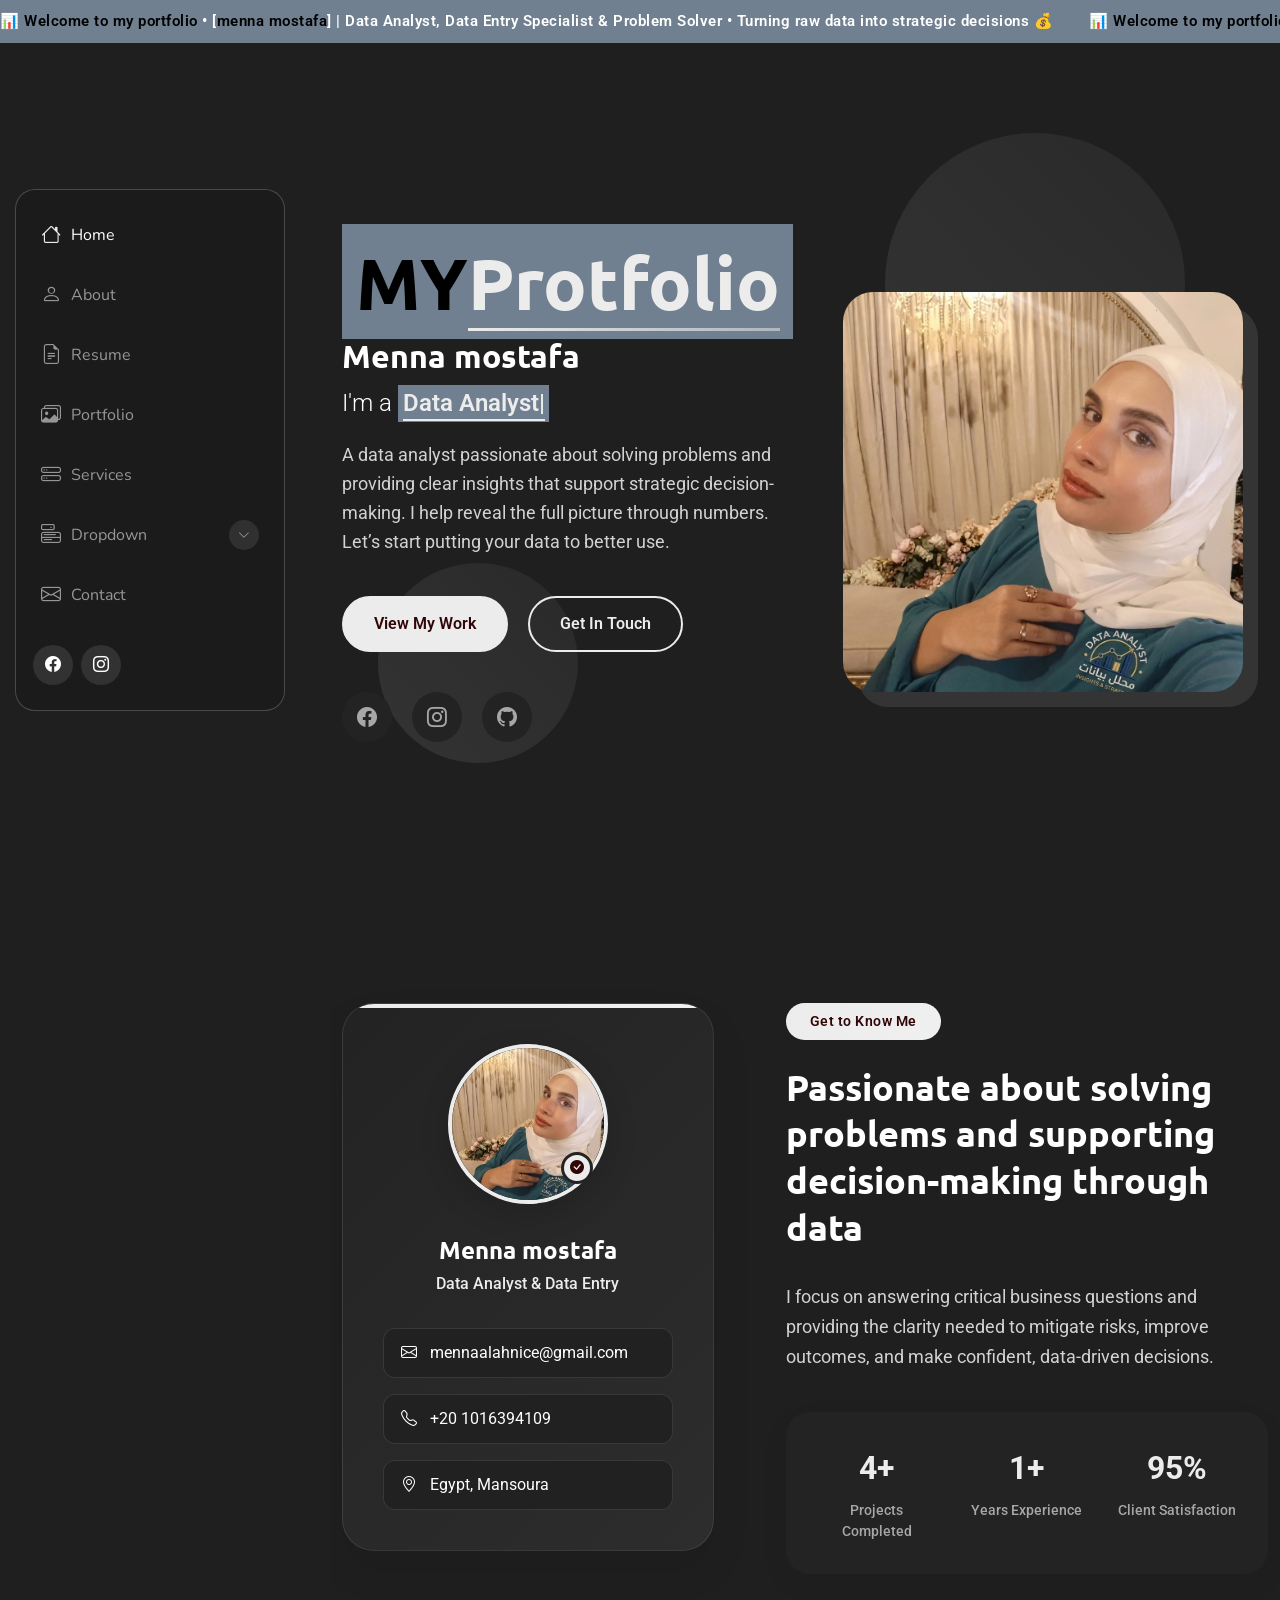
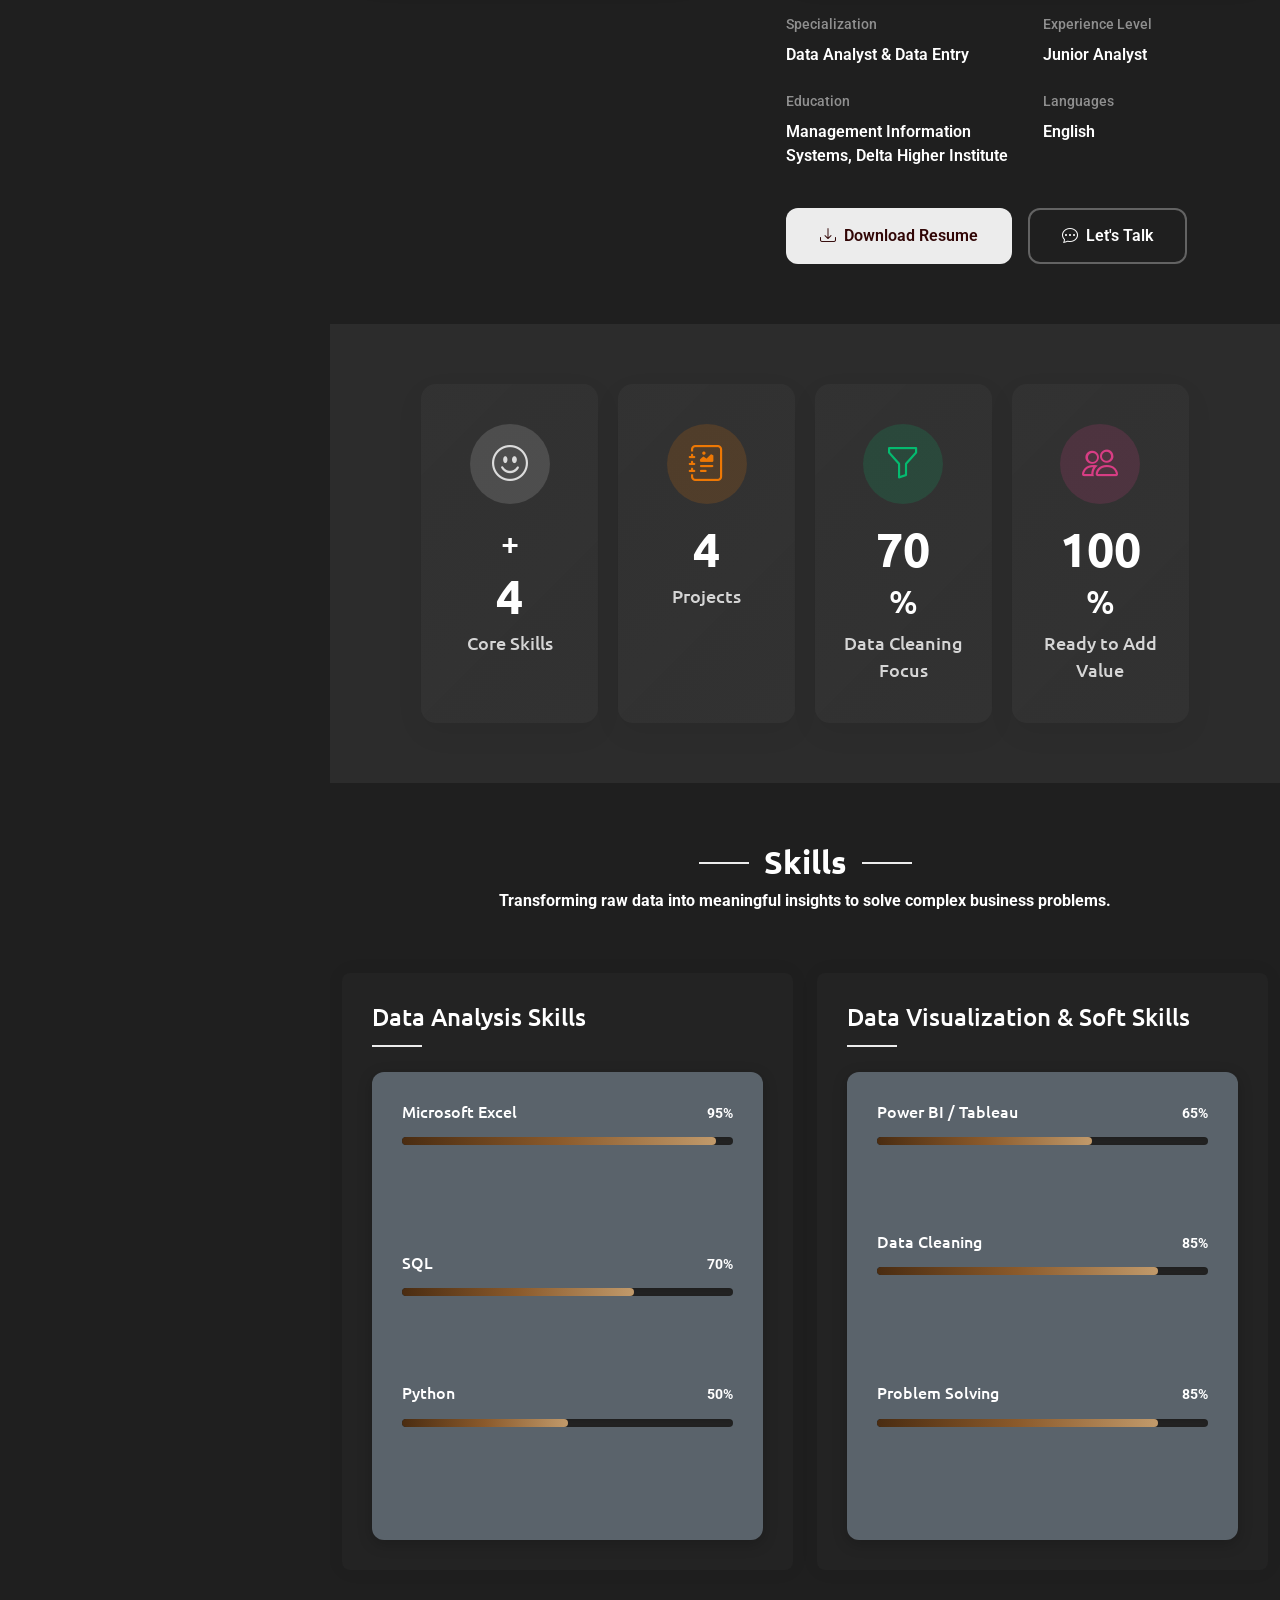
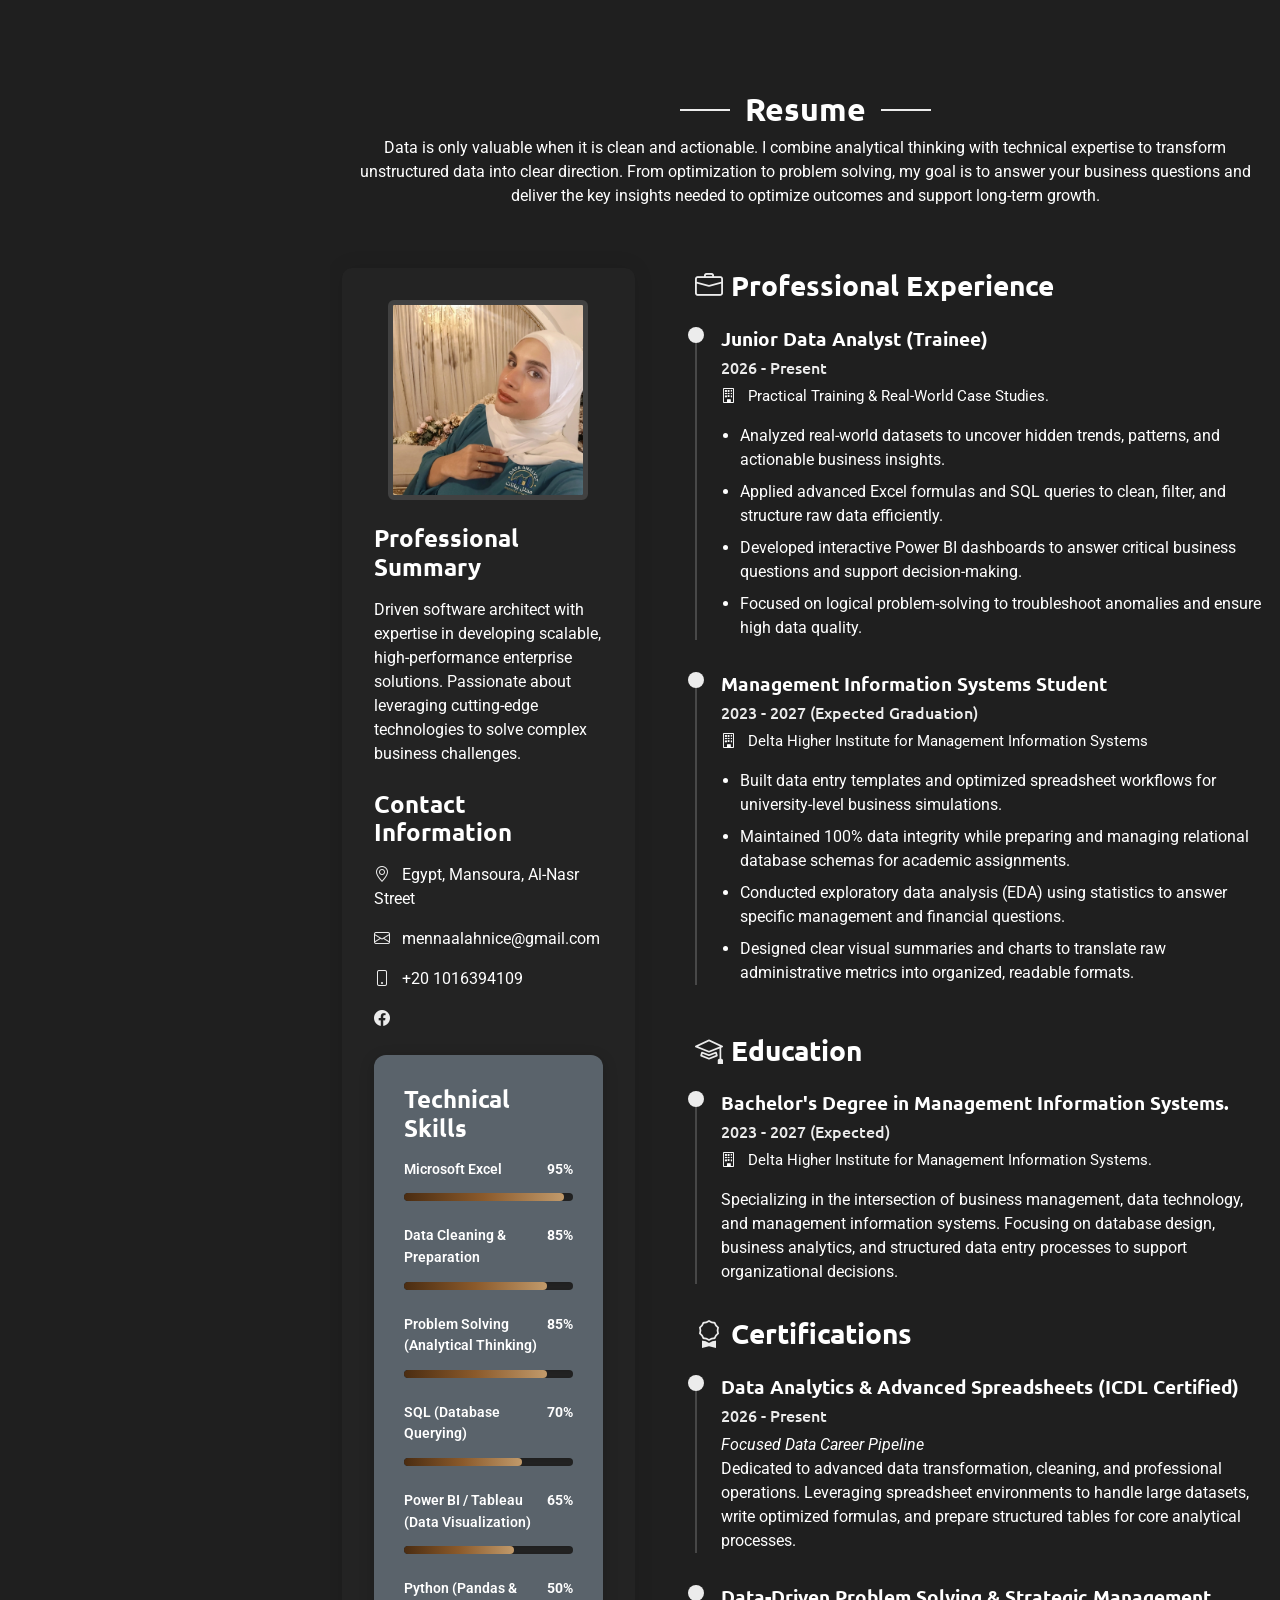
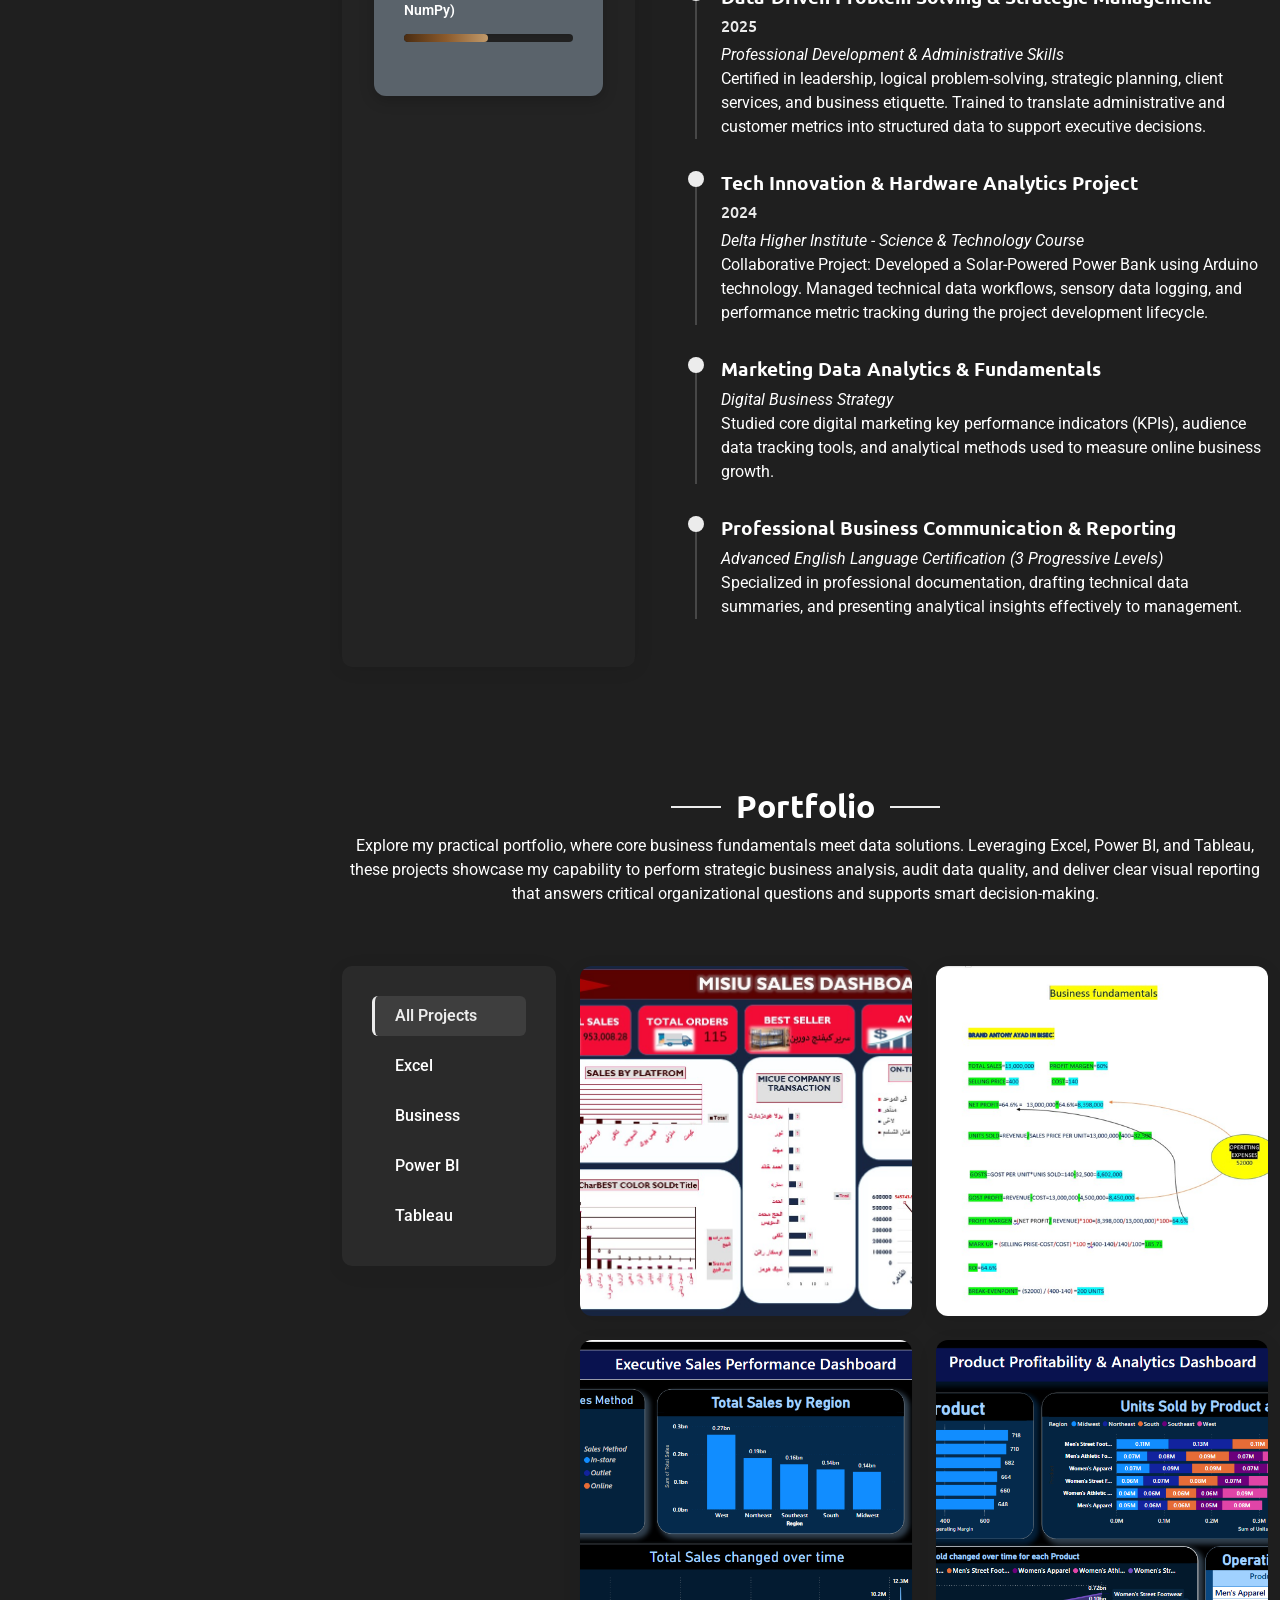
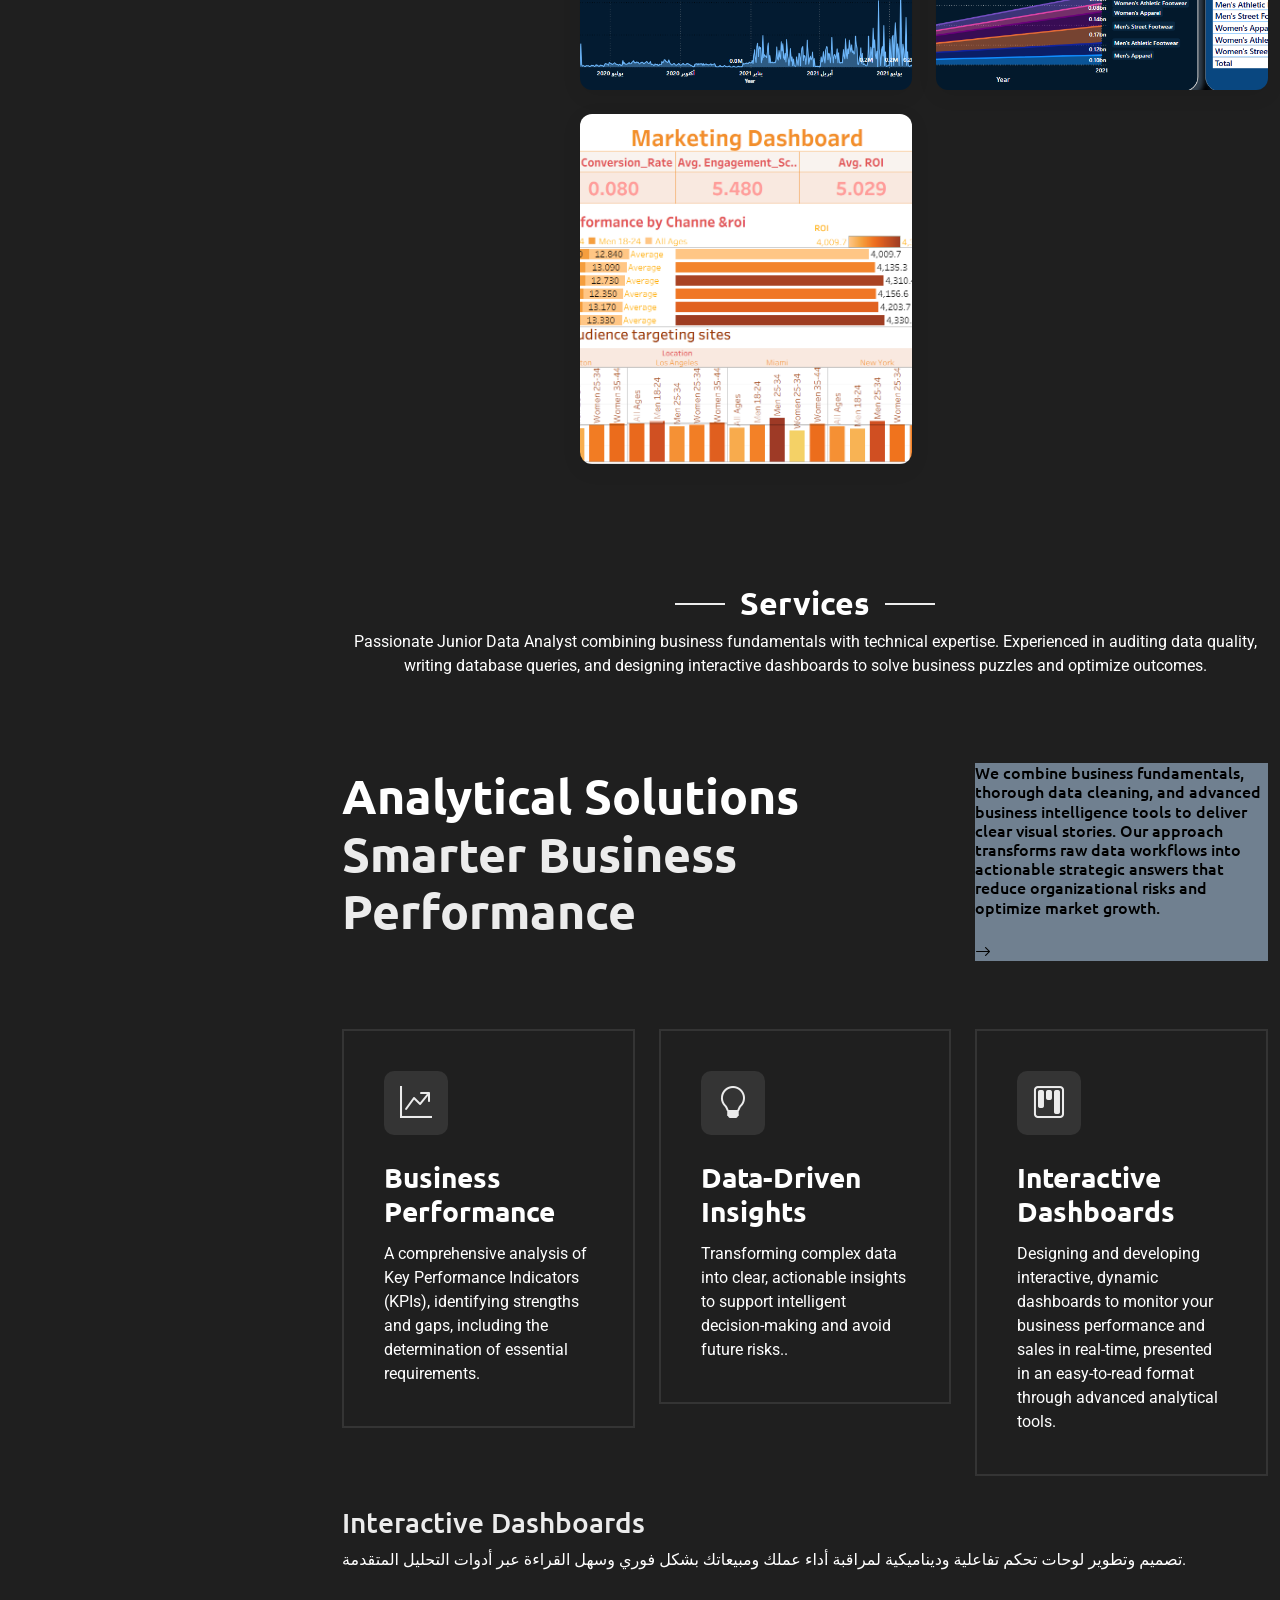
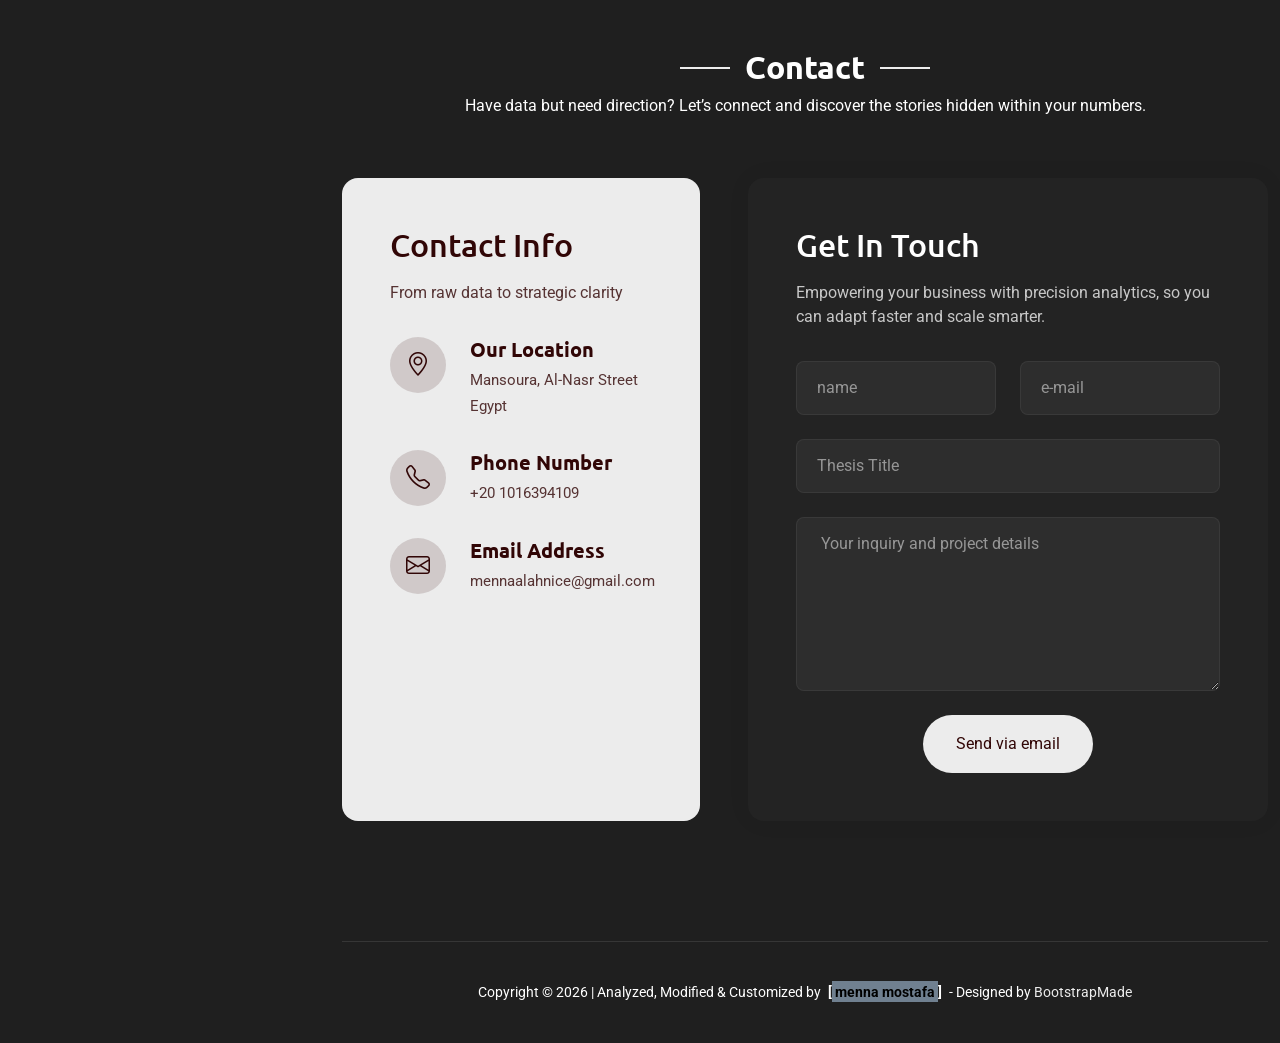
<file: index.html>
<!DOCTYPE html>
<html lang="en">

<head>
  <meta charset="utf-8">
  <meta content="width=device-width, initial-scale=1.0" name="viewport">
  <title>menna|Data analysis</title>
  <meta name="description" content="">
  <meta name="keywords" content="">

  <!-- Favicons -->
  <link href="assets/img/profile/icon.png" rel="icon">
  <link href="assets/img/profile/icon.png" rel="apple-touch-icon">

  <!-- Fonts -->
  <link href="https://fonts.googleapis.com" rel="preconnect">
  <link href="https://fonts.gstatic.com" rel="preconnect" crossorigin>
  <link href="https://fonts.googleapis.com/css2?family=Roboto:ital,wght@0,100;0,300;0,400;0,500;0,700;0,900;1,100;1,300;1,400;1,500;1,700;1,900&family=Ubuntu:ital,wght@0,300;0,400;0,500;0,700;1,300;1,400;1,500;1,700&family=Nunito:ital,wght@0,200;0,300;0,400;0,500;0,600;0,700;0,800;0,900;1,200;1,300;1,400;1,500;1,600;1,700;1,800;1,900&display=swap" rel="stylesheet">

  <!-- Vendor CSS Files -->
  <link href="assets/vendor/bootstrap/css/bootstrap.min.css" rel="stylesheet">
  <link href="assets/vendor/bootstrap-icons/bootstrap-icons.css" rel="stylesheet">
  <link href="assets/vendor/aos/aos.css" rel="stylesheet">
  <link href="assets/vendor/glightbox/css/glightbox.min.css" rel="stylesheet">
  <link href="assets/vendor/swiper/swiper-bundle.min.css" rel="stylesheet">

  <!-- Main CSS File -->
  <link href="assets/css/main.css" rel="stylesheet">

  <!-- =======================================================
  * Template Name: MY protfolio
  * Template URL: https://bootstrapmade.com/MY protfolio-bootstrap-portfolio-template/
  * Updated: Jul 21 2025 with Bootstrap v5.3.7
  * Author: BootstrapMade.com
  * License: https://bootstrapmade.com/license/
  ======================================================== -->
</head>
<!-- شريط علوي متحرك باللغة الإنجليزية -->
<div class="data-announcement-bar" dir="ltr">
  <div class="ticker-wrapper">
      <div class="ticker-text">
          📊 <span class="highlight-black">Welcome to my portfolio</span> • [<span class="highlight-black">menna mostafa</span>] | Data Analyst, Data Entry Specialist & Problem Solver • Turning raw data into strategic decisions 💰 &nbsp;&nbsp;&nbsp;&nbsp;&nbsp;&nbsp;
          📊 <span class="highlight-black">Welcome to my portfolio</span> • [<span class="highlight-black">menna mostafa</span>] | Data Analyst, Data Entry Specialist & Problem Solver • Turning raw data into strategic decisions 💰
      </div>
  </div>
</div>


<body class="index-page">

  <header id="header" class="header dark-background d-flex flex-column justify-content-center">
    <i class="header-toggle d-xl-none bi bi-list"></i>

    <div class="header-container d-flex flex-column align-items-start">
      <nav id="navmenu" class="navmenu">
        <ul>
          <li><a href="#hero" class="active"><i class="bi bi-house navicon"></i>Home</a></li>
          <li><a href="#about"><i class="bi bi-person navicon"></i> About</a></li>
          <li><a href="#resume"><i class="bi bi-file-earmark-text navicon"></i> Resume</a></li>
          <li><a href="#portfolio"><i class="bi bi-images navicon"></i> Portfolio</a></li>
          <li><a href="#services"><i class="bi bi-hdd-stack navicon"></i> Services</a></li>
          <li class="dropdown"><a href="#"><i class="bi bi-menu-button navicon"></i> <span>Dropdown</span> <i class="bi bi-chevron-down toggle-dropdown"></i></a>
            <ul>
              <li><a href="#">Dropdown 1</a></li>
              <li class="dropdown"><a href="#"><span>Deep Dropdown</span> <i class="bi bi-chevron-down toggle-dropdown"></i></a>
                <ul>
                  <li><a href="#">Deep Dropdown 1</a></li>
                  <li><a href="#">Deep Dropdown 2</a></li>
                  <li><a href="#">Deep Dropdown 3</a></li>
                  <li><a href="#">Deep Dropdown 4</a></li>
                  <li><a href="#">Deep Dropdown 5</a></li>
                </ul>
              </li>
              <li><a href="#">Dropdown 2</a></li>
              <li><a href="#">Dropdown 3</a></li>
              <li><a href="#">Dropdown 4</a></li>
            </ul>
          </li>
          <li><a href="#contact"><i class="bi bi-envelope navicon"></i> Contact</a></li>
        </ul>
      </nav>

      <div class="social-links text-center">
       
        <a href="https://www.facebook.com/share/18czSPvHVH/" class="facebook"><i class="bi bi-facebook"></i></a>
        <a href="https://www.instagram.com/menomsk?mdxt=NWJiNXl2MmJ1MTZw" class="instagram"><i class="bi bi-instagram"></i></a>
        
       
      </div>

    </div>

  </header>

  <main class="main">

    <!-- Hero Section -->
    <section id="hero" class="hero section">

      <div class="background-elements">
        <div class="bg-circle circle-1"></div>
        <div class="bg-circle circle-2"></div>
      </div>

      <div class="hero-content">

        <div class="container">
          <div class="row align-items-center">

            <div class="col-lg-6" data-aos="fade-right" data-aos-delay="100">
              <div class="hero-text">
                <h1><mark style="background-color: slategrey; color: #000000;">MY<span class="accent-text">Protfolio</span></mark></h1>
                <h2>Menna mostafa</h2>
                <p class="lead">I'm a <mark style="background-color: slategrey;f color: rgb(128, 124, 122);"><span class="typed" data-typed-items="Data Analyst, Data Entry"></span></mark></p>
                <p class="description"> A data analyst passionate about solving problems and providing clear insights that support strategic decision-making. I help reveal the full picture through numbers. Let’s start putting your data to better use.</p>

                <div class="hero-actions">
                  <a href="#portfolio" class="btn btn-primary">View My Work</a>
                  <a href="#contact" class="btn btn-outline">Get In Touch</a>
                </div>

                <div class="social-links">
                  <a href="https://www.facebook.com/share/18czSPvHVH/" class="facebook"><i class="bi bi-facebook"></i></a>
                  <a href="https://www.instagram.com/menomsk?mdxt=NWJiNXl2MmJ1MTZw" class="instagram"><i class="bi bi-instagram"></i></a>
                  <a href="https://github.com/settings/admin" class="github"><i class="bi bi-github"></i></a>

                </div>
              </div>
            </div>

            <div class="col-lg-6" data-aos="fade-left" data-aos-delay="200">
              <div class="hero-visual">
                <div class="profile-container">
                  <div class="profile-background"></div>
                  <img src="assets/img/profile/image_f579136e.jpg" alt="Menna mostafa" class="profile-image">
                </div>
              </div>
            </div>

          </div>
        </div>
      </div>

    </section><!-- /Hero Section -->

    <!-- About Section -->
    <section id="about" class="about section">

      <div class="container" data-aos="fade-up" data-aos-delay="100">

        <div class="row">
          <div class="col-lg-5" data-aos="zoom-in" data-aos-delay="200">
            <div class="profile-card">
              <div class="profile-header">
                <div class="profile-image">
                  <img src="assets/img/profile/image_f579136e.jpg" alt="Profile Image" class="img-fluid">
                </div>
                <div class="profile-badge">
                  <i class="bi bi-check-circle-fill"></i>
                </div>
              </div>

              <div class="profile-content">
                <h3>Menna mostafa</h3>
                <p class="profession">Data Analyst &amp; Data Entry</p>

                <div class="contact-links">
                  <a href="mailto:mennaalahnice@gmail.com" class="contact-item">
                    <i class="bi bi-envelope"></i>
                    mennaalahnice@gmail.com
                  </a>
                  <a href="tel:+15551234567" class="contact-item">
                    <i class="bi bi-telephone"></i>
                    +20 1016394109
                  </a>
                  <a href="#" class="contact-item">
                    <i class="bi bi-geo-alt"></i>
                    Egypt, Mansoura
                  </a>
                </div>
              </div>
            </div>
          </div>

          <div class="col-lg-7" data-aos="fade-left" data-aos-delay="300">
            <div class="about-content">
              <div class="section-header">
                <span class="badge-text">Get to Know Me</span>
                <h2>Passionate about solving problems and supporting decision-making through data</h2>
              </div>

              <div class="description">
                

                <p>I focus on answering critical business questions and providing the clarity needed to mitigate risks, improve outcomes, and make confident, data-driven decisions.</p>
              </div>

              <div class="stats-grid">
                <div class="stat-item">
                  <div class="stat-number">4+</div>
                  <div class="stat-label">Projects Completed</div>
                </div>
                <div class="stat-item">
                  <div class="stat-number">1+</div>
                  <div class="stat-label">Years Experience</div>
                </div>
                <div class="stat-item">
                  <div class="stat-number">95%</div>
                  <div class="stat-label">Client Satisfaction</div>
                </div>
              </div>

              <div class="details-grid">
                <div class="detail-row">
                  <div class="detail-item">
                    <span class="detail-label">Specialization</span>
                    <span class="detail-value">Data Analyst &amp; Data Entry</span>
                  </div>
                  <div class="detail-item">
                    <span class="detail-label">Experience Level</span>
                    <span class="detail-value">Junior Analyst</span>
                  </div>
                </div>
                <div class="detail-row">
                  <div class="detail-item">
                    <span class="detail-label">Education</span>
                    <span class="detail-value">Management Information Systems, Delta Higher Institute</span>
                  </div>
                  <div class="detail-item">
                    <span class="detail-label">Languages</span>
                    <span class="detail-value">English</span>
                  </div>
                </div>
              </div>

              <div class="cta-section">
                <a href="#" class="btn btn-primary">
                  <i class="bi bi-download"></i>
                  Download Resume
                </a>
                <a href="#" class="btn btn-outline">
                  <i class="bi bi-chat-dots"></i>
                  Let's Talk
                </a>
              </div>
            </div>
          </div>
        </div>

      </div>

    </section><!-- /About Section -->

    <!-- Stats Section -->
    <section id="stats" class="stats section light-background">

      <div class="container" data-aos="fade-up" data-aos-delay="100">

        <div class="row justify-content-center">
          <div class="col-lg-10">
            <div class="stats-wrapper">
              <div class="stats-item" data-aos="zoom-in" data-aos-delay="150">
                <div class="icon-wrapper">
                  <i class="bi bi-emoji-smile"></i>
                </div><p><h2>+</h2></p>
                <span data-purecounter-start="0" data-purecounter-end="4" data-purecounter-duration="1" class="purecounter"></span>
                <p>Core Skills</p>
              </div><!-- End Stats Item -->

              <div class="stats-item" data-aos="zoom-in" data-aos-delay="200">
                <div class="icon-wrapper">
                  <i class="bi bi-journal-richtext"></i>
                </div>
                <span data-purecounter-start="0" data-purecounter-end="4" data-purecounter-duration="1" class="purecounter"></span>
                <p>Projects</p>
              </div><!-- End Stats Item -->

              <div class="stats-item" data-aos="zoom-in" data-aos-delay="250">
                <div class="icon-wrapper">
                  <i class="bi bi-funnel"></i>
                </div>
                <span data-purecounter-start="0" data-purecounter-end="70" data-purecounter-duration="1" class="purecounter"></span></span><p><h2>%</h2></p>
                <p> Data Cleaning Focus</p>
              </div><!-- End Stats Item -->

              <div class="stats-item" data-aos="zoom-in" data-aos-delay="300">
                <div class="icon-wrapper">
                  <i class="bi bi-people"></i>
                </div>
                <span data-purecounter-start="0" data-purecounter-end="100" data-purecounter-duration="1" class="purecounter"></span><p><h2>%</h2></p>
                <p>Ready to Add Value</p>
              </div><!-- End Stats Item -->
            </div>
          </div>
        </div>

      </div>

    </section><!-- /Stats Section -->

    <!-- Skills Section -->
    <section id="skills" class="skills section">

      <!-- Section Title -->
      <div class="container section-title" data-aos="fade-up">
        <h2>Skills</h2>
        <p><b>Transforming raw data into meaningful insights to solve complex business problems.</b></p>
      </div><!-- End Section Title -->

      <div class="container" data-aos="fade-up" data-aos-delay="100">
  <div class="row">
    <div class="col-lg-6">
      <div class="skills-category" data-aos="fade-up" data-aos-delay="200">
        <h3>Data Analysis Skills</h3>
        <div class="skills-animation">
          
        <!-- Microsoft Excel -->
<div class="skill-item">
  <div class="d-flex justify-content-between align-items-center">
    <h4>Microsoft Excel</h4>
    <span class="skill-percentage">95%</span>
  </div>
  <div class="progress">
    <div class="progress-bar" role="progressbar" aria-valuenow="95" aria-valuemin="0" aria-valuemax="100"></div>
  </div>
  <div class="skill-tooltip">Strong knowledge of advanced formulas, data cleaning, and creating dynamic charts in Microsoft Excel.</div>
</div>

<!-- SQL -->
<div class="skill-item">
  <div class="d-flex justify-content-between align-items-center">
    <h4>SQL</h4>
    <span class="skill-percentage">70%</span>
  </div>
  <div class="progress">
    <div class="progress-bar" role="progressbar" aria-valuenow="70" aria-valuemin="0" aria-valuemax="100"></div>
  </div>
  <div class="skill-tooltip">Strong proficiency in writing queries, database filtering, data aggregation, and joining tables.</div>
</div>

<!-- Python -->
<div class="skill-item">
  <div class="d-flex justify-content-between align-items-center">
    <h4>Python</h4>
    <span class="skill-percentage">50%</span>
  </div>
  <div class="progress">
    <div class="progress-bar" role="progressbar" aria-valuenow="50" aria-valuemin="0" aria-valuemax="100"></div>
  </div>
  <div class="skill-tooltip">Experience with Pandas, NumPy, and Matplotlib for data manipulation, cleaning, and exploratory analysis.</div>
</div>

</div>
</div><!-- End Frontend Skills -->
</div>


<div class="col-lg-6">
<div class="skills-category" data-aos="fade-up" data-aos-delay="300">
  <h3> Data Visualization & Soft Skills </h3>
  <div class="skills-animation">
    
    <!-- Power BI / Tableau -->
    <div class="skill-item">
      <div class="d-flex justify-content-between align-items-center">
        <h4>Power BI / Tableau</h4>
        <span class="skill-percentage">65%</span>
      </div>
      <div class="progress">
        <!-- تم تعديلها من 75 إلى 65 لتناسب النسبة تماماً -->
        <div class="progress-bar" role="progressbar" aria-valuenow="65" aria-valuemin="0" aria-valuemax="100"></div>
      </div>
      <div class="skill-tooltip">Building interactive dashboards, dynamic reporting, and data modeling to deliver clear visual insights.</div>
    </div>

    <!-- Data Cleaning -->
    <div class="skill-item">
      <div class="d-flex justify-content-between align-items-center">
        <h4>Data Cleaning</h4>
        <span class="skill-percentage">85%</span>
      </div>
      <div class="progress">
        <!-- تم تعديلها من 70 إلى 85 لتناسب النسبة تماماً -->
        <div class="progress-bar" role="progressbar" aria-valuenow="85" aria-valuemin="0" aria-valuemax="100"></div>
      </div>
      <div class="skill-tooltip">Handling missing values, removing duplicates, and transforming raw datasets into structured, error-free data.</div>
    </div>

    <!-- Problem Solving -->
    <div class="skill-item">
      <div class="d-flex justify-content-between align-items-center">
        <h4>Problem Solving</h4>
        <span class="skill-percentage">85%</span>
      </div>
      <div class="progress">
        <!-- تم تعديلها من 65 إلى 85 لتناسب النسبة تماماً -->
        <div class="progress-bar" role="progressbar" aria-valuenow="85" aria-valuemin="0" aria-valuemax="100"></div>
      </div>
      <div class="skill-tooltip">Analytical thinking, identifying business bottlenecks, and defining data-driven answers to complex questions.</div>
    </div>
    
  </div>
</div><!-- End Backend Skills -->
</div>
</div>

</div>

    </section><!-- /Skills Section -->

    <!-- Resume Section -->
    <section id="resume" class="resume section">

      <!-- Section Title -->
      <div class="container section-title" data-aos="fade-up">
        <h2>Resume</h2>
        <p>Data is only valuable when it is clean and actionable. I combine analytical thinking with technical expertise to transform unstructured data into clear direction. From optimization to problem solving, my goal is to answer your business questions and deliver the key insights needed to optimize outcomes and support long-term growth.</p>
      </div><!-- End Section Title -->

      <div class="container" data-aos="fade-up" data-aos-delay="100">

        <div class="row gy-4">
          <!-- Left column with summary and contact -->
          <div class="col-lg-4">
            <div class="resume-side" data-aos="fade-right" data-aos-delay="100">
              <div class="profile-img mb-4">
                <img src="assets/img/profile/image_f579136e.jpg" alt="Profile" class="img-fluid rounded">
              </div>

              <h3>Professional Summary</h3>
              <p>Driven software architect with expertise in developing scalable, high-performance enterprise solutions. Passionate about leveraging cutting-edge technologies to solve complex business challenges.</p>

              <h3 class="mt-4">Contact Information</h3>
              <ul class="contact-info list-unstyled">
                <li><i class="bi bi-geo-alt"></i> Egypt, Mansoura, Al-Nasr Street</li>
                <li><i class="bi bi-envelope"></i> mennaalahnice@gmail.com</li>
                <li><i class="bi bi-phone"></i> +20 1016394109</li>
                  <a href="https://www.facebook.com/share/18czSPvHVH/" class="facebook"><i class="bi bi-facebook"></i></a></li>
              </ul>

             <div class="skills-animation mt-4">
    <h3>Technical Skills</h3>
    
    <!-- Microsoft Excel -->
    <div class="skill-item">
      <div class="d-flex justify-content-between">
        <span>Microsoft Excel</span>
        <span>95%</span>
      </div>
      <div class="progress">
        <div class="progress-bar" role="progressbar" aria-valuenow="95" aria-valuemin="0" aria-valuemax="100"></div>
      </div>
    </div>

    <!-- Data Cleaning -->
    <div class="skill-item">
      <div class="d-flex justify-content-between">
        <span>Data Cleaning & Preparation</span>
        <span>85%</span>
      </div>
      <div class="progress">
        <div class="progress-bar" role="progressbar" aria-valuenow="85" aria-valuemin="0" aria-valuemax="100"></div>
      </div>
    </div>

    <!-- Problem Solving -->
    <div class="skill-item">
      <div class="d-flex justify-content-between">
        <span>Problem Solving (Analytical Thinking)</span>
        <span>85%</span>
      </div>
      <div class="progress">
        <div class="progress-bar" role="progressbar" aria-valuenow="85" aria-valuemin="0" aria-valuemax="100"></div>
      </div>
    </div>

    <!-- SQL -->
    <div class="skill-item">
      <div class="d-flex justify-content-between">
        <span>SQL (Database Querying)</span>
        <span>70%</span>
      </div>
      <div class="progress">
        <div class="progress-bar" role="progressbar" aria-valuenow="70" aria-valuemin="0" aria-valuemax="100"></div>
      </div>
    </div>

    <!-- Power BI / Tableau -->
    <div class="skill-item">
      <div class="d-flex justify-content-between">
        <span>Power BI / Tableau (Data Visualization)</span>
        <span>65%</span>
      </div>
      <div class="progress">
        <div class="progress-bar" role="progressbar" aria-valuenow="65" aria-valuemin="0" aria-valuemax="100"></div>
      </div>
    </div>

    <!-- Python -->
    <div class="skill-item">
      <div class="d-flex justify-content-between">
        <span>Python (Pandas & NumPy)</span>
        <span>50%</span>
      </div>
      <div class="progress">
        <div class="progress-bar" role="progressbar" aria-valuenow="50" aria-valuemin="0" aria-valuemax="100"></div>
      </div>
    </div>
</div>

            </div>
          </div>

          <!-- Right column with experience and education -->
          <div class="col-lg-8 ps-4 ps-lg-5">
            <!-- Experience Section -->
            <div class="resume-section" data-aos="fade-up">
              <h3><i class="bi bi-briefcase me-2"></i>Professional Experience</h3>

              <div class="resume-item">
                <h4>Junior Data Analyst (Trainee)</h4>
                <h5> 2026 - Present</h5>
                <p class="company"><i class="bi bi-building"></i> Practical Training & Real-World Case Studies.</p>
                <ul>
                  <li>Analyzed real-world datasets to uncover hidden trends, patterns, and actionable business insights.</li>
                  <li>Applied advanced Excel formulas and SQL queries to clean, filter, and structure raw data efficiently.</li>
                  <li>Developed interactive Power BI dashboards to answer critical business questions and support decision-making.</li>
                  <li>Focused on logical problem-solving to troubleshoot anomalies and ensure high data quality.</li>
                </ul>
              </div>

              <div class="resume-item">
                <h4>Management Information Systems Student</h4>
                <h5>2023 - 2027 (Expected Graduation)</h5>
                <p class="company"><i class="bi bi-building"></i> Delta Higher Institute for Management Information Systems</p>
                <ul>
                  <li>Built data entry templates and optimized spreadsheet workflows for university-level business simulations.</li>
                  <li>Maintained 100% data integrity while preparing and managing relational database schemas for academic assignments.</li>
                  <li>Conducted exploratory data analysis (EDA) using statistics to answer specific management and financial questions.</li>
                  <li>Designed clear visual summaries and charts to translate raw administrative metrics into organized, readable formats.</li>
                </ul>
              </div>
            </div>

            <!-- Education Section -->
            <div class="resume-section" data-aos="fade-up" data-aos-delay="100">
              <h3><i class="bi bi-mortarboard me-2"></i>Education</h3>

              <div class="resume-item">
                <h4>Bachelor's Degree in Management Information Systems.</h4>
                <h5>2023 - 2027 (Expected)</h5>
                <p class="company"><i class="bi bi-building"></i> Delta Higher Institute for Management Information Systems.</p>
                <p>Specializing in the intersection of business management, data technology, and management information systems. Focusing on database design, business analytics, and structured data entry processes to support organizational decisions.</p>
              </div>

              

            <!-- Certifications Section -->
            <div class="resume-section" data-aos="fade-up" data-aos-delay="200">
              <h3><i class="bi bi-award me-2"></i>Certifications</h3>

              <!-- قسم الشهادات الموجه بالكامل لكارير تحليل البيانات -->

<!-- التركيز على كرير تحليل البيانات -->
<div class="resume-item">
  <h4>Data Analytics & Advanced Spreadsheets (ICDL Certified)</h4>
  <h5>2026 - Present</h5>
  <p><em>Focused Data Career Pipeline</em></p>
  <p>Dedicated to advanced data transformation, cleaning, and professional operations. Leveraging spreadsheet environments to handle large datasets, write optimized formulas, and prepare structured tables for core analytical processes.</p>
</div>

<!-- شهادات عام 2025 -->
<div class="resume-item">
  <h4>Data-Driven Problem Solving & Strategic Management</h4>
  <h5>2025</h5>
  <p><em>Professional Development & Administrative Skills</em></p>
  <p>Certified in leadership, logical problem-solving, strategic planning, client services, and business etiquette. Trained to translate administrative and customer metrics into structured data to support executive decisions.</p>
</div>

<!-- شهادة مشروع الأردوينو عام 2024 -->
<div class="resume-item">
  <h4>Tech Innovation & Hardware Analytics Project</h4>
  <h5>2024</h5>
  <p><em>Delta Higher Institute - Science & Technology Course</em></p>
  <p>Collaborative Project: Developed a Solar-Powered Power Bank using Arduino technology. Managed technical data workflows, sensory data logging, and performance metric tracking during the project development lifecycle.</p>
</div>

<!-- أساسيات التسويق الرقمي -->
<div class="resume-item">
  <h4>Marketing Data Analytics & Fundamentals</h4>
  <p><em>Digital Business Strategy</em></p>
  <p>Studied core digital marketing key performance indicators (KPIs), audience data tracking tools, and analytical methods used to measure online business growth.</p>
</div>

<!-- شهادة اللغة الإنجليزية -->
<div class="resume-item">
  <h4>Professional Business Communication & Reporting</h4>
  <p><em>Advanced English Language Certification (3 Progressive Levels)</em></p>
  <p>Specialized in professional documentation, drafting technical data summaries, and presenting analytical insights effectively to management.</p>
</div>

            </div>
          </div>
        </div>

      </div>

    </section><!-- /Resume Section -->

    <!-- Portfolio Section -->
    <section id="portfolio" class="portfolio section">

      <!-- Section Title -->
      <div class="container section-title" data-aos="fade-up">
        <h2>Portfolio</h2>
        <p>Explore my practical portfolio, where core business fundamentals meet data solutions. Leveraging Excel, Power BI, and Tableau, these projects showcase my capability to perform strategic business analysis, audit data quality, and deliver clear visual reporting that answers critical organizational questions and supports smart decision-making.</p>
      </div><!-- End Section Title -->

      <div class="container" data-aos="fade-up" data-aos-delay="100">

        <div class="isotope-layout" data-default-filter="*" data-layout="masonry" data-sort="original-order">
      
          <div class="row">
            <!-- القائمة الجانبية للفلاتر بعد ضبطها بدقة -->
            <div class="col-lg-3 filter-sidebar">
              <div class="filters-wrapper" data-aos="fade-right" data-aos-delay="150">
                <ul class="portfolio-filters isotope-filters">
                  <li data-filter="*" class="filter-active">All Projects</li>
                  <li data-filter=".filter-excel">Excel</li>
                  <li data-filter=".filter-business">Business</li>
                  <li data-filter=".filter-powerbi">Power BI</li>
                  <li data-filter=".filter-tableau">Tableau</li>
                </ul>
              </div>
            </div>
      
            <div class="col-lg-9">
              <div class="row gy-4 portfolio-container isotope-container" data-aos="fade-up" data-aos-delay="200">
            
                <!-- 1. مشروع Excel (صورة واحدة) -->
                <div class="col-lg-6 col-md-6 portfolio-item isotope-item filter-excel">
                  <div class="portfolio-wrap">
                    <img src="assets/img/portfolio/portfolio.jpg" class="img-fluid" alt="Excel Dashboard" loading="lazy">
                    <div class="portfolio-info">
                      <div class="content">
                        <span class="category">Excel</span>
                        <h4>Data Entry & Operations Dashboard</h4>
                        <div class="portfolio-links">
                          <a href="assets/img/portfolio/portfolio.jpg" class="glightbox" title="Advanced Excel Data Analysis"><i class="bi bi-plus-lg"></i></a>
                          <a href="portfolio-details.html" title="More Details"><i class="bi bi-arrow-right"></i></a>
                        </div>
                      </div>
                    </div>
                  </div>
                </div><!-- End Portfolio Item -->
            
                <!-- 2. مشروع Business (صورة واحدة) -->
                <div class="col-lg-6 col-md-6 portfolio-item isotope-item filter-business">
                  <div class="portfolio-wrap">
                    <img src="assets/img/portfolio/portfolio.png" class="img-fluid" alt="Business Fundamentals Dashboard" loading="lazy">
                    <div class="portfolio-info">
                      <div class="content">
                        <span class="category">Business Analysis</span>
                        <h4>Business Fundamentals & Metrics</h4>
                        <div class="portfolio-links">
                          <a href="assets/img/portfolio/portfolio.png" class="glightbox" title="Business Strategic Case Studies"><i class="bi bi-plus-lg"></i></a>
                        
                        </div>
                      </div>
                    </div>
                  </div>
                </div><!-- End Portfolio Item -->
            
                <!-- 3. مشروع Power BI - الصفحة الأولى (كارت منفصل) -->
                <div class="col-lg-6 col-md-6 portfolio-item isotope-item filter-powerbi">
                  <div class="portfolio-wrap">
                    <img src="assets/img/portfolio/sales-dashboard.png" class="img-fluid" alt="Power BI Sales Dashboard" loading="lazy">
                    <div class="portfolio-info">
                      <div class="content">
                        <span class="category">Power BI</span>
                        <h4>Executive Sales Overview</h4>
                        <div class="portfolio-links">
                          <a href="assets/img/portfolio/sales-dashboard.png" class="glightbox" title="Page 1: Executive Sales Overview"><i class="bi bi-plus-lg"></i></a>
                         
                        </div>
                      </div>
                    </div>
                  </div>
                </div><!-- End Portfolio Item -->
            
                <!-- 4. مشروع Power BI - الصفحة الثانية (كارت منفصل بجانب الأول) -->
                <div class="col-lg-6 col-md-6 portfolio-item isotope-item filter-powerbi">
                  <div class="portfolio-wrap">
                    <img src="assets/img/portfolio/product-dashboard.png" class="img-fluid" alt="Power BI Product Dashboard" loading="lazy">
                    <div class="portfolio-info">
                      <div class="content">
                        <span class="category">Power BI</span>
                        <h4>Product Profitability Analytics</h4>
                        <div class="portfolio-links">
                          <a href="assets/img/portfolio/product-dashboard.png" class="glightbox" title="Page 2: Product Profitability Analytics"><i class="bi bi-plus-lg"></i></a>
                         
                        </div>
                      </div>
                    </div>
                  </div>
                </div><!-- End Portfolio Item -->
            
                <!-- 5. مشروع Tableau (صورة واحدة) -->
                <div class="col-lg-6 col-md-6 portfolio-item isotope-item filter-tableau">
                  <div class="portfolio-wrap">
                    <img src="assets/img/portfolio/Marketing dashboard.png" class="img-fluid" alt="Tableau Dashboard" loading="lazy">
                    <div class="portfolio-info">
                      <div class="content">
                        <span class="category">Tableau</span>
                        <h4>Digital Marketing Performance Analysis</h4>
                        <div class="portfolio-links">
                          <a href="assets/img/portfolio/Marketing dashboard.png" class="glightbox" title="Tableau Visualization Insights"><i class="bi bi-plus-lg"></i></a>
                         
                        </div>
                      </div>
                    </div>
                  </div>
                </div><!-- End Portfolio Item -->
            
              </div><!-- End Portfolio Container -->
            </div>
            
            </div>
          </div>
      
        </div>
      
      </div>
      

    </section><!-- /Portfolio Section -->

    <!-- Services Section -->
    <section id="services" class="services section">

      <!-- Section Title -->
      <div class="container section-title" data-aos="fade-up">
        <h2>Services</h2>
        <p>Passionate Junior Data Analyst combining business fundamentals with technical expertise. Experienced in auditing data quality, writing database queries, and designing interactive dashboards to solve business puzzles and optimize outcomes.
        </p>
      </div><!-- End Section Title -->

      <div class="container" data-aos="fade-up" data-aos-delay="100">

        <div class="service-header">
          <div class="row align-items-center">
            <div class="col-lg-8 col-md-12">
              <div class="service-intro">
                <h2 class="service-heading">
                  <div>Analytical Solutions</div>
                  <div><span>Smarter Business Performance</span></div>
                </h2>
              </div>
            </div>
            <div class="col-lg-4 col-md-12">
              <div class="service-summary">
                <p><h6 class=<mark style="background-color: slategrey; color: #000000;">We combine business fundamentals, thorough data cleaning, and advanced business intelligence tools to deliver clear visual stories. Our approach transforms raw data workflows into actionable strategic answers that reduce organizational risks and optimize market growth.</mark>
                  

                </p>
                                <i class="bi bi-arrow-right"></i>
                </a>
              </div>
            </div>
          </div>
        </div>

        <div class="row justify-content-center">
  <!-- الخدمة الأولى: تحليل كفاءة أداء الأعمال -->
  <div class="col-lg-4 col-md-6" data-aos="fade-up" data-aos-delay="100">
    <div class="service-card position-relative z-1">
      <div class="service-icon">
        <i class="bi bi-graph-up-arrow"></i>
      </div>
      <!-- تم تحويل العنوان إلى نص ثابت بدون روابط -->
      <h3>Business <span>Performance</span></h3>
      <p>
        A comprehensive analysis of Key Performance Indicators (KPIs), identifying strengths and gaps, including the determination of essential requirements.
      </p>
    </div>
  </div>

  <!-- الخدمة الثانية: استراتيجيات قائمة على البيانات -->
  <div class="col-lg-4 col-md-6" data-aos="fade-up" data-aos-delay="200">
    <div class="service-card position-relative z-1">
      <div class="service-icon">
        <i class="bi bi-lightbulb"></i>
      </div>
      <!-- تم تحويل العنوان إلى نص ثابت بدون روابط -->
      <h3>Data-Driven <span>Insights</span></h3>
      <p>
        Transforming complex data into clear, actionable insights to support intelligent decision-making and avoid future risks..
      </p>
    </div>
  </div>

  <!-- الخدمة الثالثة: لوحات البيانات التفاعلية -->
  <div class="col-lg-4 col-md-6" data-aos="fade-up" data-aos-delay="300">
    <div class="service-card position-relative z-1">
      <div class="service-icon">
        <i class="bi bi-kanban"></i>
      </div>
      <!-- تم تحويل العنوان إلى نص ثابت بدون روابط -->
      <h3>Interactive <span>Dashboards</span></h3>
      <p>
        Designing and developing interactive, dynamic dashboards to monitor your business performance and sales in real-time, presented in an easy-to-read format through advanced analytical tools.
      </p>
    </div>
  </div>
</div>

              
              <h3>
                <a href="service-details.html">
                  Interactive <span>Dashboards</span>
                </a>
              </h3>
              <p>
                تصميم وتطوير لوحات تحكم تفاعلية وديناميكية لمراقبة أداء عملك ومبيعاتك بشكل فوري وسهل القراءة عبر أدوات التحليل المتقدمة.
              </p>
            </div>
          </div>
        </div>
        

   

    <!-- Contact Section -->
    <section id="contact" class="contact section">

      <!-- Section Title -->
      <div class="container section-title" data-aos="fade-up">
        <h2>Contact</h2>
        <p>Have data but need direction? Let’s connect and discover the stories hidden within your numbers.</p>
      </div><!-- End Section Title -->

      <div class="container">

        <div class="row g-4 g-lg-5">
          <div class="col-lg-5">
            <div class="info-box">
              <h3>Contact Info</h3>
              <p>From raw data to strategic clarity</p>

              <div class="info-item">
                <div class="icon-box">
                  <i class="bi bi-geo-alt"></i>
                </div>
                <div class="content">
                  <h4>Our Location</h4>
                  <p>Mansoura, Al-Nasr Street</p>
                  <p>Egypt</p>
                </div>
              </div>

              <div class="info-item">
                <div class="icon-box">
                  <i class="bi bi-telephone"></i>
                </div>
                <div class="content">
                  <h4>Phone Number</h4>
                  <p>+20 1016394109</p>
                                  </div>
              </div>

              <div class="info-item">
                <div class="icon-box">
                  <i class="bi bi-envelope"></i>
                </div>
                <div class="content">
                  <h4>Email Address</h4>
                  <p>mennaalahnice@gmail.com</p>
                  
                </div>
              </div>
            </div>
          </div>

          <div class="col-lg-7">
            <div class="contact-form">
              <h3>Get In Touch</h3>
              <p>Empowering your business with precision analytics, so you can adapt faster and scale smarter.</p>

              <!-- الفورم بدون أي كلاسات خارجية أو ملفات PHP -->
<form id="pure-code-form">
  <div class="row gy-4">
    <div class="col-md-6">
      <input type="text" id="client_name" class="form-control" placeholder="name" required>
    </div>
    <div class="col-md-6">
      <input type="email" id="client_email" class="form-control" placeholder="e-mail" required>
    </div>
    <div class="col-12">
      <input type="text" id="mail_subject" class="form-control" placeholder="Thesis Title" required>
    </div>
    <div class="col-12">
      <!--استفسارك وتفاصيل مشروعك-->
      <textarea id="mail_message" class="form-control" rows="6" placeholder=" Your inquiry and project details" required></textarea>
    </div>
    <div class="col-12 text-center">
      <!--الارسال عبر البريد الالكتروني-->
      <button type="submit" class="btn">Send via email</button>
    </div>
  </div>
</form>

<!-- كود الجافا سكربت السحري -->
<script>
document.getElementById('pure-code-form').addEventListener('submit', function(event) {
    event.preventDefault(); // منع الصفحة من التحديث

    // جلب البيانات التي كتبها العميل في الفورم
    var name = document.getElementById('client_name').value;
    var email = document.getElementById('client_email').value;
    var subject = document.getElementById('mail_subject').value;
    var message = document.getElementById('mail_message').value;

    // ⚠️ استبدلي الإيميل بالأسفل ببريدك الإلكتروني الحقيقي
    var myEmail = "mennaalahnice@gmail.com"; 

    // بناء نص الرسالة وتنسيقه
    var emailBody = "مرحباً منة الله،\n\n" + 
                    "تفاصيل الرسالة:\n" + 
                    "الاسم: " + name + "\n" +
                    "البريد الإلكتروني للعميل: " + email + "\n\n" +
                    "الرسالة:\n" + message;

    // تشفير النصوص لكي يفهمها الرابط
    var mailtoLink = "mailto:" + myEmail + 
                     "?subject=" + encodeURIComponent(subject) + 
                     "&body=" + encodeURIComponent(emailBody);

    // فتح برنامج الإيميل فوراً بالبيانات الجاهزة
    window.location.href = mailtoLink;
});
</script>

              

            </div>
          </div>

        </div>

      </div>

    </section><!-- /Contact Section -->

  </main>

  <footer id="footer" class="footer position-relative">

    <div class="container">
      <div class="copyright text-center">
        <p>
          Copyright © 2026 | Analyzed, Modified & Customized by <strong class="px-1 sitename">[<mark style="background-color: slategrey; color: #000000;"><span  class="highlight-black">menna mostafa</span></mark>]</strong> 
          - Designed by <a href="https://bootstrapmade.com/">BootstrapMade</a>
        </p>
      </div>
    </div>
    
  </footer>

  <!-- Scroll Top -->
  <a href="#" id="scroll-top" class="scroll-top d-flex align-items-center justify-content-center"><i class="bi bi-arrow-up-short"></i></a>

  <!-- Preloader -->
  <div id="preloader"></div>

  <!-- Vendor JS Files -->
  <script src="assets/vendor/bootstrap/js/bootstrap.bundle.min.js"></script>
  <script src="assets/vendor/php-email-form/validate.js"></script>
  <script src="assets/vendor/aos/aos.js"></script>
  <script src="assets/vendor/typed.js/typed.umd.js"></script>
  <script src="assets/vendor/purecounter/purecounter_vanilla.js"></script>
  <script src="assets/vendor/waypoints/noframework.waypoints.js"></script>
  <script src="assets/vendor/isotope-layout/isotope.pkgd.min.js"></script>
  <script src="assets/vendor/imagesloaded/imagesloaded.pkgd.min.js"></script>
  <script src="assets/vendor/glightbox/js/glightbox.min.js"></script>
  <script src="assets/vendor/swiper/swiper-bundle.min.js"></script>

  <!-- Main JS File -->
  <script src="assets/js/main.js"></script>

</body>

</html>
</file>
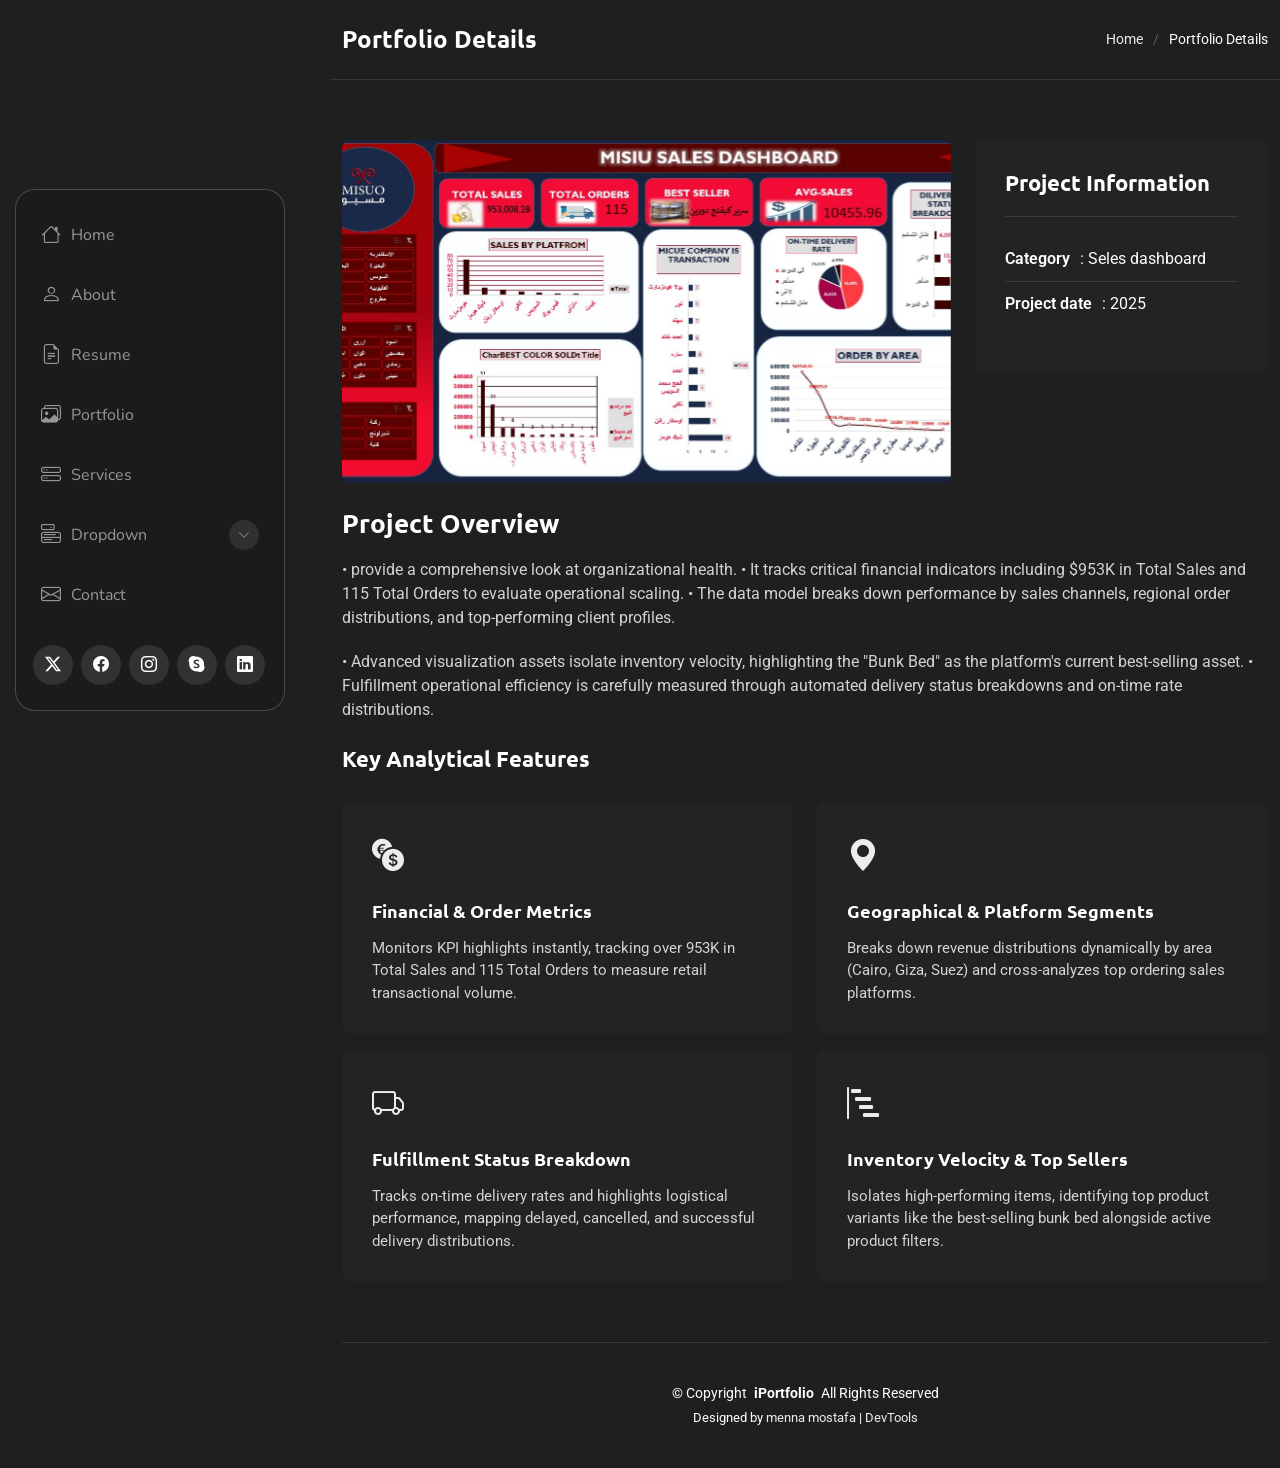
<file: portfolio-details.html>
<!DOCTYPE html>
<html lang="en">

<head>
  <meta charset="utf-8">
  <meta content="width=device-width, initial-scale=1.0" name="viewport">
  <title>Details - MY protfolio</title>
  <meta name="description" content="">
  <meta name="keywords" content="">

  <!-- Favicons -->
  <link href="assets/img/favicon.png" rel="icon">
  <link href="assets/img/apple-touch-icon.png" rel="apple-touch-icon">

  <!-- Fonts -->
  <link href="https://fonts.googleapis.com" rel="preconnect">
  <link href="https://fonts.gstatic.com" rel="preconnect" crossorigin>
  <link href="https://fonts.googleapis.com/css2?family=Roboto:ital,wght@0,100;0,300;0,400;0,500;0,700;0,900;1,100;1,300;1,400;1,500;1,700;1,900&family=Ubuntu:ital,wght@0,300;0,400;0,500;0,700;1,300;1,400;1,500;1,700&family=Nunito:ital,wght@0,200;0,300;0,400;0,500;0,600;0,700;0,800;0,900;1,200;1,300;1,400;1,500;1,600;1,700;1,800;1,900&display=swap" rel="stylesheet">

  <!-- Vendor CSS Files -->
  <link href="assets/vendor/bootstrap/css/bootstrap.min.css" rel="stylesheet">
  <link href="assets/vendor/bootstrap-icons/bootstrap-icons.css" rel="stylesheet">
  <link href="assets/vendor/aos/aos.css" rel="stylesheet">
  <link href="assets/vendor/glightbox/css/glightbox.min.css" rel="stylesheet">
  <link href="assets/vendor/swiper/swiper-bundle.min.css" rel="stylesheet">

  <!-- Main CSS File -->
  <link href="assets/css/main.css" rel="stylesheet">

  <!-- =======================================================
  * Template Name: MY protfolio
  * Template URL: https://bootstrapmade.com/MY protfolio-bootstrap-portfolio-template/
  * Updated: Jul 21 2025 with Bootstrap v5.3.7
  * Author: BootstrapMade.com
  * License: https://bootstrapmade.com/license/
  ======================================================== -->
</head>

<body class="portfolio-details-page">

  <header id="header" class="header dark-background d-flex flex-column justify-content-center">
    <i class="header-toggle d-xl-none bi bi-list"></i>

    <div class="header-container d-flex flex-column align-items-start">
      <nav id="navmenu" class="navmenu">
        <ul>
          <li><a href="#hero"><i class="bi bi-house navicon"></i>Home</a></li>
          <li><a href="#about"><i class="bi bi-person navicon"></i> About</a></li>
          <li><a href="#resume"><i class="bi bi-file-earmark-text navicon"></i> Resume</a></li>
          <li><a href="#portfolio"><i class="bi bi-images navicon"></i> Portfolio</a></li>
          <li><a href="#services"><i class="bi bi-hdd-stack navicon"></i> Services</a></li>
          <li class="dropdown"><a href="#"><i class="bi bi-menu-button navicon"></i> <span>Dropdown</span> <i class="bi bi-chevron-down toggle-dropdown"></i></a>
            <ul>
              <li><a href="#">Dropdown 1</a></li>
              <li class="dropdown"><a href="#"><span>Deep Dropdown</span> <i class="bi bi-chevron-down toggle-dropdown"></i></a>
                <ul>
                  <li><a href="#">Deep Dropdown 1</a></li>
                  <li><a href="#">Deep Dropdown 2</a></li>
                  <li><a href="#">Deep Dropdown 3</a></li>
                  <li><a href="#">Deep Dropdown 4</a></li>
                  <li><a href="#">Deep Dropdown 5</a></li>
                </ul>
              </li>
              <li><a href="#">Dropdown 2</a></li>
              <li><a href="#">Dropdown 3</a></li>
              <li><a href="#">Dropdown 4</a></li>
            </ul>
          </li>
          <li><a href="#contact"><i class="bi bi-envelope navicon"></i> Contact</a></li>
        </ul>
      </nav>

      <div class="social-links text-center">
        <a href="#" class="twitter"><i class="bi bi-twitter-x"></i></a>
        <a href="#" class="facebook"><i class="bi bi-facebook"></i></a>
        <a href="#" class="instagram"><i class="bi bi-instagram"></i></a>
        <a href="#" class="google-plus"><i class="bi bi-skype"></i></a>
        <a href="#" class="linkedin"><i class="bi bi-linkedin"></i></a>
      </div>

    </div>

  </header>

  <main class="main">

    <!-- Page Title -->
    <div class="page-title dark-background">
      <div class="container d-lg-flex justify-content-between align-items-center">
        <h1 class="mb-2 mb-lg-0">Portfolio Details</h1>
        <nav class="breadcrumbs">
          <ol>
            <li><a href="index.html">Home</a></li>
            <li class="current">Portfolio Details</li>
          </ol>
        </nav>
      </div>
    </div><!-- End Page Title -->

    <!-- Portfolio Details Section -->
    <section id="portfolio-details" class="portfolio-details section">

      <div class="container" data-aos="fade-up" data-aos-delay="100">

        <div class="row gy-4">

          <div class="col-lg-8">
            <div class="portfolio-details-slider swiper init-swiper">

              <script type="application/json" class="swiper-config">
                {
                  "loop": true,
                  "speed": 600,
                  "autoplay": {
                    "delay": 5000
                  },
                  "slidesPerView": "auto",
                  "pagination": {
                    "el": ".swiper-pagination",
                    "type": "bullets",
                    "clickable": true
                  }
                }
              </script>

              <div class="swiper-wrapper align-items-center">

                <div class="swiper-slide">
                  <img src="assets/img/portfolio/portfolio.jpg" alt="Portfolio Image" class="img-fluid" loading="lazy">
                </div>

                

              </div>
              <div class="swiper-pagination"></div>
            </div>
          </div>

          <div class="col-lg-4">
            <div class="portfolio-info" data-aos="fade-left" data-aos-delay="200">
              <h3>Project Information</h3>
              <ul>
                <li><strong>Category</strong>: Seles dashboard</li>
                
                <li><strong>Project date</strong>:  2025</li>
                
              </ul>
            </div>
          </div>

          <div class="col-lg-12">
            <div class="portfolio-description" data-aos="fade-up" data-aos-delay="300">
              <h2>Project Overview</h2>
              <p>
                •  provide a comprehensive look at organizational health.
                • It tracks critical financial indicators including $953K in Total Sales and 115 Total Orders to evaluate operational scaling.
                • The data model breaks down performance by sales channels, regional order distributions, and top-performing client profiles.              </p>
              <p>
                • Advanced visualization assets isolate inventory velocity, highlighting the "Bunk Bed" as the platform's current best-selling asset.
                • Fulfillment operational efficiency is carefully measured through automated delivery status breakdowns and on-time rate distributions.
                              </p>
                              <div class="features mt-4">
                                <h3>Key Analytical Features</h3>
                                <div class="row gy-3">
                                  
                                  <!-- الميزة الأولى: تتبع المبيعات الكلية والطلبات -->
                                  <div class="col-md-6">
                                    <div class="feature-item" data-aos="fade-up" data-aos-delay="400">
                                      <i class="bi bi-currency-exchange"></i>
                                      <h4>Financial & Order Metrics</h4>
                                      <p>Monitors KPI highlights instantly, tracking over 953K in Total Sales and 115 Total Orders to measure retail transactional volume.</p>
                                    </div>
                                  </div>
                              
                                  <!-- الميزة الثانية: تحليل المبيعات حسب القنوات والمحافظات -->
                                  <div class="col-md-6">
                                    <div class="feature-item" data-aos="fade-up" data-aos-delay="500">
                                      <i class="bi bi-geo-alt-fill"></i>
                                      <h4>Geographical & Platform Segments</h4>
                                      <p>Breaks down revenue distributions dynamically by area (Cairo, Giza, Suez) and cross-analyzes top ordering sales platforms.</p>
                                    </div>
                                  </div>
                              
                                  <!-- الميزة الثالثة: كفاءة عمليات الشحن والتسليم -->
                                  <div class="col-md-6">
                                    <div class="feature-item" data-aos="fade-up" data-aos-delay="600">
                                      <i class="bi bi-truck"></i>
                                      <h4>Fulfillment Status Breakdown</h4>
                                      <p>Tracks on-time delivery rates and highlights logistical performance, mapping delayed, cancelled, and successful delivery distributions.</p>
                                    </div>
                                  </div>
                              
                                  <!-- 4. الميزة الرابعة: سرعة حركة المخزون والمنتجات الأكثر مبيعاً -->
                                  <div class="col-md-6">
                                    <div class="feature-item" data-aos="fade-up" data-aos-delay="700">
                                      <i class="bi bi-bar-chart-steps"></i>
                                      <h4>Inventory Velocity & Top Sellers</h4>
                                      <p>Isolates high-performing items, identifying top product variants like the best-selling bunk bed alongside active product filters.</p>
                                    </div>
                                  </div>
                              
                                </div>
                              </div>
                              

    </section><!-- /Portfolio Details Section -->

  </main>

  <footer id="footer" class="footer position-relative">

    <div class="container">
      <div class="copyright text-center ">
        <p>© <span>Copyright</span> <strong class="px-1 sitename">iPortfolio</strong> <span>All Rights Reserved</span></p>
      </div>
      <div class="credits">
        <!-- All the links in the footer should remain intact. -->
        <!-- You can delete the links only if you've purchased the pro version. -->
        <!-- Licensing information: https://bootstrapmade.com/license/ -->
        <!-- Purchase the pro version with working PHP/AJAX contact form: [buy-url] -->
        Designed by <a href="https://bootstrapmade.com/">menna mostafa</a> | <a href="https://bootstrapmade.com/tools/">DevTools</a>
      </div>
    </div>

  </footer>

  <!-- Scroll Top -->
  <a href="#" id="scroll-top" class="scroll-top d-flex align-items-center justify-content-center"><i class="bi bi-arrow-up-short"></i></a>

  <!-- Preloader -->
  <div id="preloader"></div>

  <!-- Vendor JS Files -->
  <script src="assets/vendor/bootstrap/js/bootstrap.bundle.min.js"></script>
  <script src="assets/vendor/php-email-form/validate.js"></script>
  <script src="assets/vendor/aos/aos.js"></script>
  <script src="assets/vendor/typed.js/typed.umd.js"></script>
  <script src="assets/vendor/purecounter/purecounter_vanilla.js"></script>
  <script src="assets/vendor/waypoints/noframework.waypoints.js"></script>
  <script src="assets/vendor/isotope-layout/isotope.pkgd.min.js"></script>
  <script src="assets/vendor/imagesloaded/imagesloaded.pkgd.min.js"></script>
  <script src="assets/vendor/glightbox/js/glightbox.min.js"></script>
  <script src="assets/vendor/swiper/swiper-bundle.min.js"></script>

  <!-- Main JS File -->
  <script src="assets/js/main.js"></script>
  

</body>

</html>
</file>
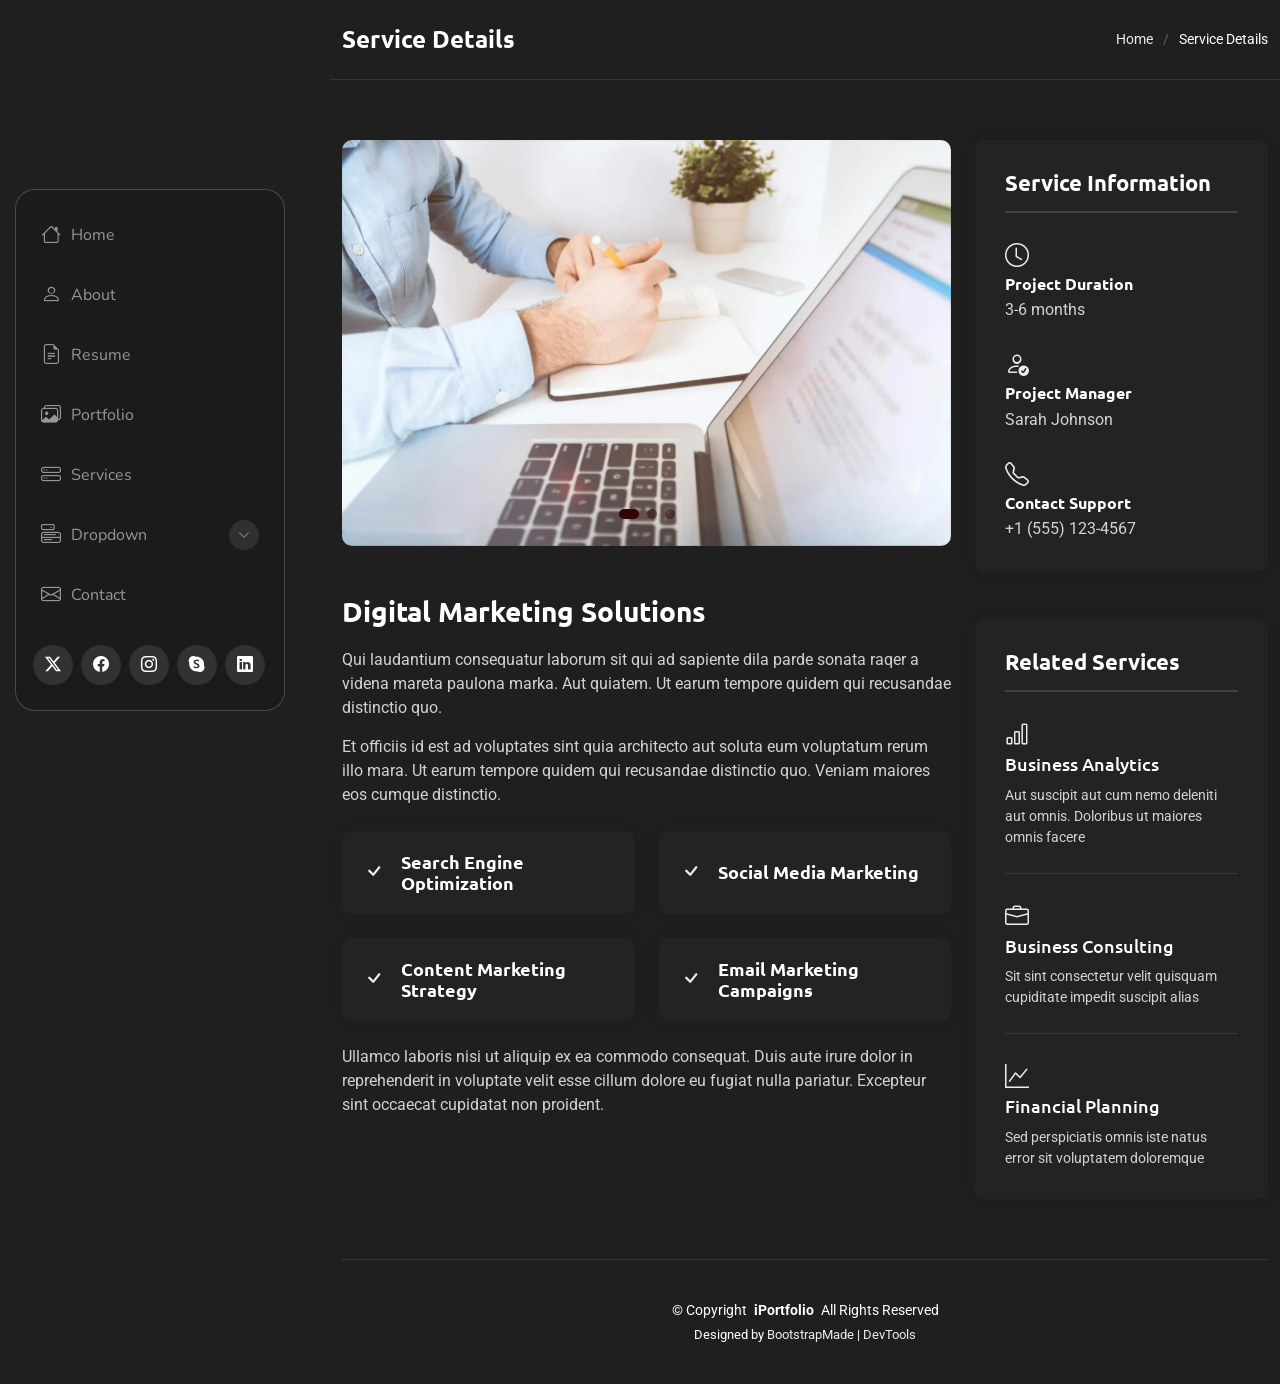
<file: service-details.html>
<!DOCTYPE html>
<html lang="en">

<head>
  <meta charset="utf-8">
  <meta content="width=device-width, initial-scale=1.0" name="viewport">
  <title>Details - MY protfolio</title>
  <meta name="description" content="">
  <meta name="keywords" content="">

  <!-- Favicons -->
  <link href="assets/img/favicon.png" rel="icon">
  <link href="assets/img/apple-touch-icon.png" rel="apple-touch-icon">

  <!-- Fonts -->
  <link href="https://fonts.googleapis.com" rel="preconnect">
  <link href="https://fonts.gstatic.com" rel="preconnect" crossorigin>
  <link href="https://fonts.googleapis.com/css2?family=Roboto:ital,wght@0,100;0,300;0,400;0,500;0,700;0,900;1,100;1,300;1,400;1,500;1,700;1,900&family=Ubuntu:ital,wght@0,300;0,400;0,500;0,700;1,300;1,400;1,500;1,700&family=Nunito:ital,wght@0,200;0,300;0,400;0,500;0,600;0,700;0,800;0,900;1,200;1,300;1,400;1,500;1,600;1,700;1,800;1,900&display=swap" rel="stylesheet">

  <!-- Vendor CSS Files -->
  <link href="assets/vendor/bootstrap/css/bootstrap.min.css" rel="stylesheet">
  <link href="assets/vendor/bootstrap-icons/bootstrap-icons.css" rel="stylesheet">
  <link href="assets/vendor/aos/aos.css" rel="stylesheet">
  <link href="assets/vendor/glightbox/css/glightbox.min.css" rel="stylesheet">
  <link href="assets/vendor/swiper/swiper-bundle.min.css" rel="stylesheet">

  <!-- Main CSS File -->
  <link href="assets/css/main.css" rel="stylesheet">

  <!-- =======================================================
  * Template Name: MY protfolio
  * Template URL: https://bootstrapmade.com/MY protfolio-bootstrap-portfolio-template/
  * Updated: Jul 21 2025 with Bootstrap v5.3.7
  * Author: BootstrapMade.com
  * License: https://bootstrapmade.com/license/
  ======================================================== -->
</head>

<body class="service-details-page">

  <header id="header" class="header dark-background d-flex flex-column justify-content-center">
    <i class="header-toggle d-xl-none bi bi-list"></i>

    <div class="header-container d-flex flex-column align-items-start">
      <nav id="navmenu" class="navmenu">
        <ul>
          <li><a href="#hero"><i class="bi bi-house navicon"></i>Home</a></li>
          <li><a href="#about"><i class="bi bi-person navicon"></i> About</a></li>
          <li><a href="#resume"><i class="bi bi-file-earmark-text navicon"></i> Resume</a></li>
          <li><a href="#portfolio"><i class="bi bi-images navicon"></i> Portfolio</a></li>
          <li><a href="#services"><i class="bi bi-hdd-stack navicon"></i> Services</a></li>
          <li class="dropdown"><a href="#"><i class="bi bi-menu-button navicon"></i> <span>Dropdown</span> <i class="bi bi-chevron-down toggle-dropdown"></i></a>
            <ul>
              <li><a href="#">Dropdown 1</a></li>
              <li class="dropdown"><a href="#"><span>Deep Dropdown</span> <i class="bi bi-chevron-down toggle-dropdown"></i></a>
                <ul>
                  <li><a href="#">Deep Dropdown 1</a></li>
                  <li><a href="#">Deep Dropdown 2</a></li>
                  <li><a href="#">Deep Dropdown 3</a></li>
                  <li><a href="#">Deep Dropdown 4</a></li>
                  <li><a href="#">Deep Dropdown 5</a></li>
                </ul>
              </li>
              <li><a href="#">Dropdown 2</a></li>
              <li><a href="#">Dropdown 3</a></li>
              <li><a href="#">Dropdown 4</a></li>
            </ul>
          </li>
          <li><a href="#contact"><i class="bi bi-envelope navicon"></i> Contact</a></li>
        </ul>
      </nav>

      <div class="social-links text-center">
        <a href="#" class="twitter"><i class="bi bi-twitter-x"></i></a>
        <a href="#" class="facebook"><i class="bi bi-facebook"></i></a>
        <a href="#" class="instagram"><i class="bi bi-instagram"></i></a>
        <a href="#" class="google-plus"><i class="bi bi-skype"></i></a>
        <a href="#" class="linkedin"><i class="bi bi-linkedin"></i></a>
      </div>

    </div>

  </header>

  <main class="main">

    <!-- Page Title -->
    <div class="page-title dark-background">
      <div class="container d-lg-flex justify-content-between align-items-center">
        <h1 class="mb-2 mb-lg-0">Service Details</h1>
        <nav class="breadcrumbs">
          <ol>
            <li><a href="index.html">Home</a></li>
            <li class="current">Service Details</li>
          </ol>
        </nav>
      </div>
    </div><!-- End Page Title -->

    <!-- Service Details Section -->
    <section id="service-details" class="service-details section">

      <div class="container" data-aos="fade-up" data-aos-delay="100">

        <div class="row gy-4">

          <div class="col-lg-8">
            <div class="service-details-slider swiper init-swiper">
              <script type="application/json" class="swiper-config">
                {
                  "loop": true,
                  "speed": 600,
                  "autoplay": {
                    "delay": 5000
                  },
                  "slidesPerView": 1,
                  "pagination": {
                    "el": ".swiper-pagination",
                    "type": "bullets",
                    "clickable": true
                  }
                }
              </script>
              <div class="swiper-wrapper align-items-center">
                <div class="swiper-slide">
                  <img src="assets/img/services/services-1.webp" alt="" class="img-fluid" loading="lazy">
                </div>
                <div class="swiper-slide">
                  <img src="assets/img/services/services-2.webp" alt="" class="img-fluid" loading="lazy">
                </div>
                <div class="swiper-slide">
                  <img src="assets/img/services/services-3.webp" alt="" class="img-fluid" loading="lazy">
                </div>
              </div>
              <div class="swiper-pagination"></div>
            </div>

            <div class="content mt-5">
              <h3>Digital Marketing Solutions</h3>
              <p>
                Qui laudantium consequatur laborum sit qui ad sapiente dila parde sonata raqer a videna mareta paulona marka. Aut quiatem. Ut earum tempore quidem qui recusandae distinctio quo.
              </p>
              <p>
                Et officiis id est ad voluptates sint quia architecto aut soluta eum voluptatum rerum illo mara. Ut earum tempore quidem qui recusandae distinctio quo. Veniam maiores eos cumque distinctio.
              </p>

              <div class="features mt-4">
                <div class="row gy-4">
                  <div class="col-md-6" data-aos="fade-up" data-aos-delay="100">
                    <div class="feature-box d-flex align-items-center">
                      <i class="bi bi-check"></i>
                      <h4>Search Engine Optimization</h4>
                    </div>
                  </div>
                  <div class="col-md-6" data-aos="fade-up" data-aos-delay="200">
                    <div class="feature-box d-flex align-items-center">
                      <i class="bi bi-check"></i>
                      <h4>Social Media Marketing</h4>
                    </div>
                  </div>
                  <div class="col-md-6" data-aos="fade-up" data-aos-delay="300">
                    <div class="feature-box d-flex align-items-center">
                      <i class="bi bi-check"></i>
                      <h4>Content Marketing Strategy</h4>
                    </div>
                  </div>
                  <div class="col-md-6" data-aos="fade-up" data-aos-delay="400">
                    <div class="feature-box d-flex align-items-center">
                      <i class="bi bi-check"></i>
                      <h4>Email Marketing Campaigns</h4>
                    </div>
                  </div>
                </div>
              </div>

              <p class="mt-4">
                Ullamco laboris nisi ut aliquip ex ea commodo consequat. Duis aute irure dolor in reprehenderit in voluptate velit esse cillum dolore eu fugiat nulla pariatur. Excepteur sint occaecat cupidatat non proident.
              </p>
            </div>
          </div>

          <div class="col-lg-4">
            <div class="service-info">
              <h4>Service Information</h4>
              <div class="info-item">
                <i class="bi bi-clock"></i>
                <h5>Project Duration</h5>
                <p>3-6 months</p>
              </div>
              <div class="info-item">
                <i class="bi bi-person-check"></i>
                <h5>Project Manager</h5>
                <p>Sarah Johnson</p>
              </div>
              <div class="info-item">
                <i class="bi bi-telephone"></i>
                <h5>Contact Support</h5>
                <p>+1 (555) 123-4567</p>
              </div>
            </div>

            <div class="related-services mt-5">
              <h4>Related Services</h4>
              <div class="service-item">
                <i class="bi bi-bar-chart"></i>
                <h5><a href="#">Business Analytics</a></h5>
                <p>Aut suscipit aut cum nemo deleniti aut omnis. Doloribus ut maiores omnis facere</p>
              </div>
              <div class="service-item">
                <i class="bi bi-briefcase"></i>
                <h5><a href="#">Business Consulting</a></h5>
                <p>Sit sint consectetur velit quisquam cupiditate impedit suscipit alias</p>
              </div>
              <div class="service-item">
                <i class="bi bi-graph-up"></i>
                <h5><a href="#">Financial Planning</a></h5>
                <p>Sed perspiciatis omnis iste natus error sit voluptatem doloremque</p>
              </div>
            </div>
          </div>

        </div>

      </div>

    </section><!-- /Service Details Section -->

  </main>

  <footer id="footer" class="footer position-relative">

    <div class="container">
      <div class="copyright text-center ">
        <p>© <span>Copyright</span> <strong class="px-1 sitename">iPortfolio</strong> <span>All Rights Reserved</span></p>
      </div>
      <div class="credits">
        <!-- All the links in the footer should remain intact. -->
        <!-- You can delete the links only if you've purchased the pro version. -->
        <!-- Licensing information: https://bootstrapmade.com/license/ -->
        <!-- Purchase the pro version with working PHP/AJAX contact form: [buy-url] -->
        Designed by <a href="https://bootstrapmade.com/">BootstrapMade</a> | <a href="https://bootstrapmade.com/tools/">DevTools</a>
      </div>
    </div>

  </footer>

  <!-- Scroll Top -->
  <a href="#" id="scroll-top" class="scroll-top d-flex align-items-center justify-content-center"><i class="bi bi-arrow-up-short"></i></a>

  <!-- Preloader -->
  <div id="preloader"></div>

  <!-- Vendor JS Files -->
  <script src="assets/vendor/bootstrap/js/bootstrap.bundle.min.js"></script>
  <script src="assets/vendor/php-email-form/validate.js"></script>
  <script src="assets/vendor/aos/aos.js"></script>
  <script src="assets/vendor/typed.js/typed.umd.js"></script>
  <script src="assets/vendor/purecounter/purecounter_vanilla.js"></script>
  <script src="assets/vendor/waypoints/noframework.waypoints.js"></script>
  <script src="assets/vendor/isotope-layout/isotope.pkgd.min.js"></script>
  <script src="assets/vendor/imagesloaded/imagesloaded.pkgd.min.js"></script>
  <script src="assets/vendor/glightbox/js/glightbox.min.js"></script>
  <script src="assets/vendor/swiper/swiper-bundle.min.js"></script>

  <!-- Main JS File -->
  <script src="assets/js/main.js"></script>

</body>

</html>
</file>
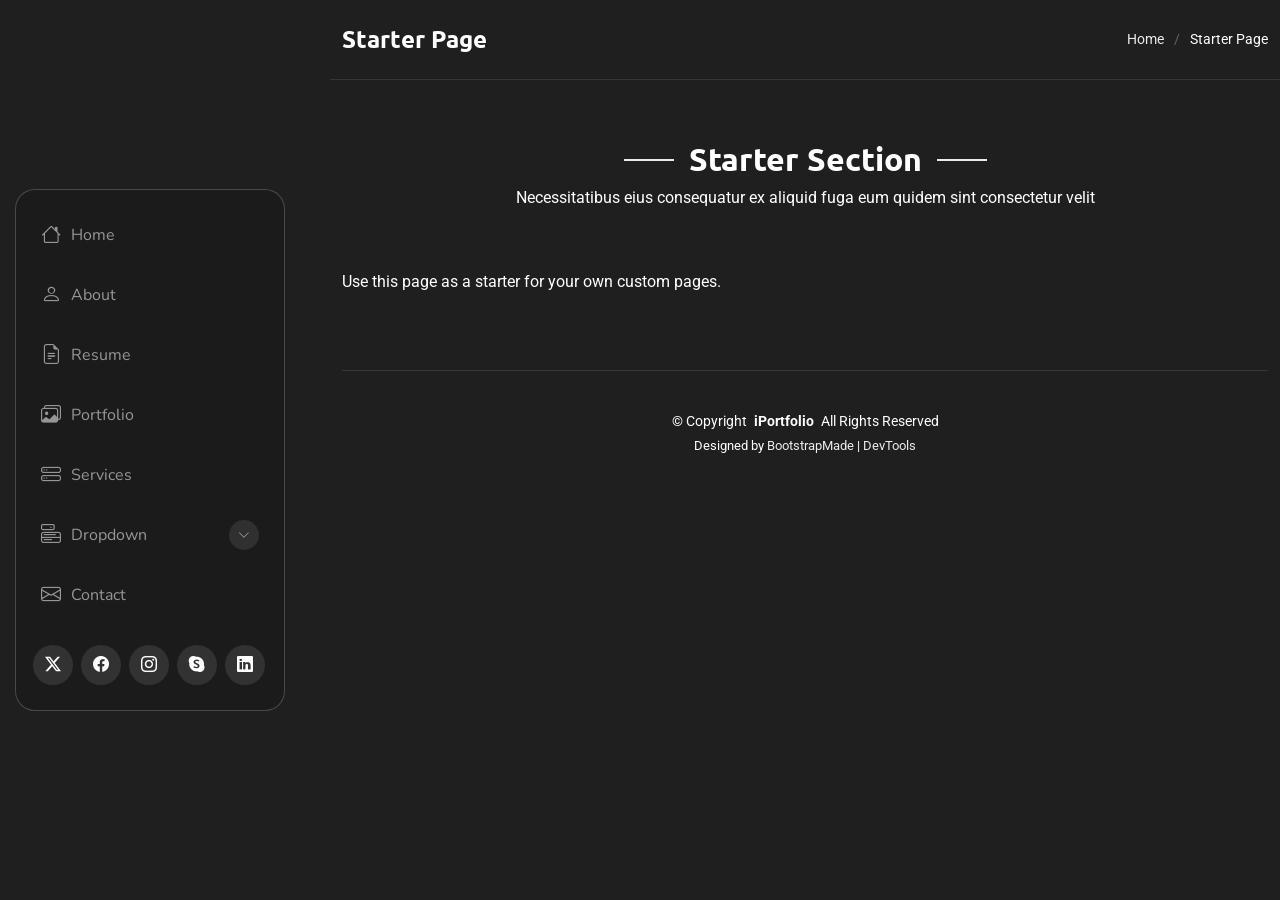
<file: starter-page.html>
<!DOCTYPE html>
<html lang="en">

<head>
  <meta charset="utf-8">
  <meta content="width=device-width, initial-scale=1.0" name="viewport">
  <title>Starter Page - MY protfolio</title>
  <meta name="description" content="">
  <meta name="keywords" content="">

  <!-- Favicons -->
  <link href="assets/img/favicon.png" rel="icon">
  <link href="assets/img/apple-touch-icon.png" rel="apple-touch-icon">

  <!-- Fonts -->
  <link href="https://fonts.googleapis.com" rel="preconnect">
  <link href="https://fonts.gstatic.com" rel="preconnect" crossorigin>
  <link href="https://fonts.googleapis.com/css2?family=Roboto:ital,wght@0,100;0,300;0,400;0,500;0,700;0,900;1,100;1,300;1,400;1,500;1,700;1,900&family=Ubuntu:ital,wght@0,300;0,400;0,500;0,700;1,300;1,400;1,500;1,700&family=Nunito:ital,wght@0,200;0,300;0,400;0,500;0,600;0,700;0,800;0,900;1,200;1,300;1,400;1,500;1,600;1,700;1,800;1,900&display=swap" rel="stylesheet">

  <!-- Vendor CSS Files -->
  <link href="assets/vendor/bootstrap/css/bootstrap.min.css" rel="stylesheet">
  <link href="assets/vendor/bootstrap-icons/bootstrap-icons.css" rel="stylesheet">
  <link href="assets/vendor/aos/aos.css" rel="stylesheet">
  <link href="assets/vendor/glightbox/css/glightbox.min.css" rel="stylesheet">
  <link href="assets/vendor/swiper/swiper-bundle.min.css" rel="stylesheet">

  <!-- Main CSS File -->
  <link href="assets/css/main.css" rel="stylesheet">

  <!-- =======================================================
  * Template Name: MY protfolio
  * Template URL: https://bootstrapmade.com/MY protfolio-bootstrap-portfolio-template/
  * Updated: Jul 21 2025 with Bootstrap v5.3.7
  * Author: BootstrapMade.com
  * License: https://bootstrapmade.com/license/
  ======================================================== -->
</head>

<body class="starter-page-page">

  <header id="header" class="header dark-background d-flex flex-column justify-content-center">
    <i class="header-toggle d-xl-none bi bi-list"></i>

    <div class="header-container d-flex flex-column align-items-start">
      <nav id="navmenu" class="navmenu">
        <ul>
          <li><a href="#hero"><i class="bi bi-house navicon"></i>Home</a></li>
          <li><a href="#about"><i class="bi bi-person navicon"></i> About</a></li>
          <li><a href="#resume"><i class="bi bi-file-earmark-text navicon"></i> Resume</a></li>
          <li><a href="#portfolio"><i class="bi bi-images navicon"></i> Portfolio</a></li>
          <li><a href="#services"><i class="bi bi-hdd-stack navicon"></i> Services</a></li>
          <li class="dropdown"><a href="#"><i class="bi bi-menu-button navicon"></i> <span>Dropdown</span> <i class="bi bi-chevron-down toggle-dropdown"></i></a>
            <ul>
              <li><a href="#">Dropdown 1</a></li>
              <li class="dropdown"><a href="#"><span>Deep Dropdown</span> <i class="bi bi-chevron-down toggle-dropdown"></i></a>
                <ul>
                  <li><a href="#">Deep Dropdown 1</a></li>
                  <li><a href="#">Deep Dropdown 2</a></li>
                  <li><a href="#">Deep Dropdown 3</a></li>
                  <li><a href="#">Deep Dropdown 4</a></li>
                  <li><a href="#">Deep Dropdown 5</a></li>
                </ul>
              </li>
              <li><a href="#">Dropdown 2</a></li>
              <li><a href="#">Dropdown 3</a></li>
              <li><a href="#">Dropdown 4</a></li>
            </ul>
          </li>
          <li><a href="#contact"><i class="bi bi-envelope navicon"></i> Contact</a></li>
        </ul>
      </nav>

      <div class="social-links text-center">
        <a href="#" class="twitter"><i class="bi bi-twitter-x"></i></a>
        <a href="#" class="facebook"><i class="bi bi-facebook"></i></a>
        <a href="#" class="instagram"><i class="bi bi-instagram"></i></a>
        <a href="#" class="google-plus"><i class="bi bi-skype"></i></a>
        <a href="#" class="linkedin"><i class="bi bi-linkedin"></i></a>
      </div>

    </div>

  </header>

  <main class="main">

    <!-- Page Title -->
    <div class="page-title dark-background">
      <div class="container d-lg-flex justify-content-between align-items-center">
        <h1 class="mb-2 mb-lg-0">Starter Page</h1>
        <nav class="breadcrumbs">
          <ol>
            <li><a href="index.html">Home</a></li>
            <li class="current">Starter Page</li>
          </ol>
        </nav>
      </div>
    </div><!-- End Page Title -->

    <!-- Starter Section Section -->
    <section id="starter-section" class="starter-section section">

      <!-- Section Title -->
      <div class="container section-title" data-aos="fade-up">
        <h2>Starter Section</h2>
        <p>Necessitatibus eius consequatur ex aliquid fuga eum quidem sint consectetur velit</p>
      </div><!-- End Section Title -->

      <div class="container" data-aos="fade-up">
        <p>Use this page as a starter for your own custom pages.</p>
      </div>

    </section><!-- /Starter Section Section -->

  </main>

  <footer id="footer" class="footer position-relative">

    <div class="container">
      <div class="copyright text-center ">
        <p>© <span>Copyright</span> <strong class="px-1 sitename">iPortfolio</strong> <span>All Rights Reserved</span></p>
      </div>
      <div class="credits">
        <!-- All the links in the footer should remain intact. -->
        <!-- You can delete the links only if you've purchased the pro version. -->
        <!-- Licensing information: https://bootstrapmade.com/license/ -->
        <!-- Purchase the pro version with working PHP/AJAX contact form: [buy-url] -->
        Designed by <a href="https://bootstrapmade.com/">BootstrapMade</a> | <a href="https://bootstrapmade.com/tools/">DevTools</a>
      </div>
    </div>

  </footer>

  <!-- Scroll Top -->
  <a href="#" id="scroll-top" class="scroll-top d-flex align-items-center justify-content-center"><i class="bi bi-arrow-up-short"></i></a>

  <!-- Preloader -->
  <div id="preloader"></div>

  <!-- Vendor JS Files -->
  <script src="assets/vendor/bootstrap/js/bootstrap.bundle.min.js"></script>
  <script src="assets/vendor/php-email-form/validate.js"></script>
  <script src="assets/vendor/aos/aos.js"></script>
  <script src="assets/vendor/typed.js/typed.umd.js"></script>
  <script src="assets/vendor/purecounter/purecounter_vanilla.js"></script>
  <script src="assets/vendor/waypoints/noframework.waypoints.js"></script>
  <script src="assets/vendor/isotope-layout/isotope.pkgd.min.js"></script>
  <script src="assets/vendor/imagesloaded/imagesloaded.pkgd.min.js"></script>
  <script src="assets/vendor/glightbox/js/glightbox.min.js"></script>
  <script src="assets/vendor/swiper/swiper-bundle.min.js"></script>

  <!-- Main JS File -->
  <script src="assets/js/main.js"></script>

</body>

</html>
</file>
<file: assets/css/main.css>
/**
* Template Name: SnapFolio
* Template URL: https://bootstrapmade.com/snapfolio-bootstrap-portfolio-template/
* Updated: Jul 21 2025 with Bootstrap v5.3.7
* Author: BootstrapMade.com
* License: https://bootstrapmade.com/license/
*/

/*--------------------------------------------------------------
# Font & Color Variables
# Help: https://bootstrapmade.com/color-system/
--------------------------------------------------------------*/
/* Fonts */
:root {
  --default-font: "Roboto",  system-ui, -apple-system, "Segoe UI", Roboto, "Helvetica Neue", Arial, "Noto Sans", "Liberation Sans", sans-serif, "Apple Color Emoji", "Segoe UI Emoji", "Segoe UI Symbol", "Noto Color Emoji";
  --heading-font: "Ubuntu",  sans-serif;
  --nav-font: "Nunito",  sans-serif;
}

/* Global Colors - The following color variables are used throughout the website. Updating them here will change the color scheme of the entire website */
:root { 
  --background-color: #1f1f1f; /* Background color for the entire website, including individual sections */
  --default-color: #ffffff; /* Default color used for the majority of the text content across the entire website */
  --heading-color: #ffffff; /* Color for headings, subheadings and title throughout the website */
  --accent-color: #ececec; /* Accent color that represents your brand on the website. It's used for buttons, links, and other elements that need to stand out */
  --surface-color: #232323; /* The surface color is used as a background of boxed elements within sections, such as cards, icon boxes, or other elements that require a visual separation from the global background. */
  --contrast-color: #310606; /* Contrast color for text, ensuring readability against backgrounds of accent, heading, or default colors. */
}

/* Nav Menu Colors - The following color variables are used specifically for the navigation menu. They are separate from the global colors to allow for more customization options */
:root {
  --nav-color: rgba(236, 236, 236, 0.59);  /* The default color of the main navmenu links */
  --nav-hover-color: #ffffff; /* Applied to main navmenu links when they are hovered over or active */
  --nav-mobile-background-color: #393939; /* Used as the background color for mobile navigation menu */
  --nav-dropdown-background-color: #393939; /* Used as the background color for dropdown items that appear when hovering over primary navigation items */
  --nav-dropdown-color: #ffffff; /* Used for navigation links of the dropdown items in the navigation menu. */
  --nav-dropdown-hover-color: #ececec; /* Similar to --nav-hover-color, this color is applied to dropdown navigation links when they are hovered over. */
}

/* Color Presets - These classes override global colors when applied to any section or element, providing reuse of the sam color scheme. */

.light-background {
  --background-color: #2c2c2c;
  --surface-color: #323232;
}

.dark-background {
  --background-color: #040b14;
  --default-color: #ffffff;
  --heading-color: #ffffff;
  --surface-color: #151f2b;
  --contrast-color: #ffffff;
}

/* Smooth scroll */
:root {
  scroll-behavior: smooth;
}

/*--------------------------------------------------------------
# General Styling & Shared Classes
--------------------------------------------------------------*/
body {
  color: var(--default-color);
  background-color: var(--background-color);
  font-family: var(--default-font);
}

a {
  color: var(--accent-color);
  text-decoration: none;
  transition: 0.3s;
}

a:hover {
  color: color-mix(in srgb, var(--accent-color), transparent 25%);
  text-decoration: none;
}

h1,
h2,
h3,
h4,
h5,
h6 {
  color: var(--heading-color);
  font-family: var(--heading-font);
}

/* PHP Email Form Messages
------------------------------*/
.php-email-form .error-message {
  display: none;
  background: #df1529;
  color: #ffffff;
  text-align: left;
  padding: 15px;
  margin-bottom: 24px;
  font-weight: 600;
}

.php-email-form .sent-message {
  display: none;
  color: #ffffff;
  background: #059652;
  text-align: center;
  padding: 15px;
  margin-bottom: 24px;
  font-weight: 600;
}

.php-email-form .loading {
  display: none;
  background: var(--surface-color);
  text-align: center;
  padding: 15px;
  margin-bottom: 24px;
}

.php-email-form .loading:before {
  content: "";
  display: inline-block;
  border-radius: 50%;
  width: 24px;
  height: 24px;
  margin: 0 10px -6px 0;
  border: 3px solid var(--accent-color);
  border-top-color: var(--surface-color);
  animation: php-email-form-loading 1s linear infinite;
}

@keyframes php-email-form-loading {
  0% {
    transform: rotate(0deg);
  }

  100% {
    transform: rotate(360deg);
  }
}

/*--------------------------------------------------------------
# Global Header
--------------------------------------------------------------*/
.header {
  --background-color: #1b1b1b;
  --contrast-color: #444444;
  color: var(--default-color);
  position: fixed;
  top: 0;
  left: 0;
  bottom: 0;
  padding: 0 15px;
  width: 300px;
  transition: all ease-in-out 0.3s;
  overflow-y: auto;
  z-index: 997;
}

.header .header-container {
  border-radius: 20px;
  padding: 15px;
  background-color: var(--background-color);
  border: 1px solid color-mix(in srgb, var(--default-color), transparent 80%);
}

.header .social-links {
  margin: 0 0 10px 0;
}

.header .social-links a {
  font-size: 16px;
  display: inline-flex;
  align-items: center;
  justify-content: center;
  background: color-mix(in srgb, var(--default-color), transparent 90%);
  color: var(--default-color);
  margin: 0 2px;
  border-radius: 50%;
  text-align: center;
  width: 40px;
  height: 40px;
  transition: 0.3s;
}

.header .social-links a:hover {
  color: var(--contrast-color);
  background: var(--accent-color);
}

@media (min-width: 1200px) {

  .header~main,
  .header~#footer {
    margin-left: 330px;
  }
}

@media (max-width: 1199px) {
  .header {
    left: -100%;
  }
}

.header.header-show {
  left: 0;
}

.header .header-toggle {
  color: var(--contrast-color);
  background-color: var(--accent-color);
  font-size: 22px;
  display: flex;
  align-items: center;
  justify-content: center;
  width: 40px;
  height: 40px;
  border-radius: 50%;
  cursor: pointer;
  position: fixed;
  top: 15px;
  right: 15px;
  z-index: 9999;
  transition: background-color 0.3s;
}

.header .header-toggle:hover {
  color: var(--contrast-color);
  background-color: color-mix(in srgb, var(--accent-color) 90%, white 15%);
}

/*--------------------------------------------------------------
# Navigation Menu
--------------------------------------------------------------*/
.mobile-nav-toggle {
  display: none;
}

.navmenu {
  padding: 0;
  z-index: 9997;
  width: 100%;
}

.navmenu ul {
  list-style: none;
  padding: 0 0 20px 0;
  margin: 0;
}

.navmenu a,
.navmenu a:focus {
  color: var(--nav-color);
  padding: 15px 10px;
  font-family: var(--nav-font);
  font-size: 16px;
  font-weight: 400;
  display: flex;
  align-items: center;
  white-space: nowrap;
  transition: 0.3s;
  width: 100%;
}

.navmenu a .navicon,
.navmenu a:focus .navicon {
  font-size: 20px;
  margin-right: 10px;
}

.navmenu a .toggle-dropdown,
.navmenu a:focus .toggle-dropdown {
  font-size: 12px;
  line-height: 0;
  margin-left: auto;
  width: 30px;
  height: 30px;
  display: flex;
  align-items: center;
  justify-content: center;
  border-radius: 50%;
  transition: 0.3s;
  flex-shrink: 0;
  background-color: color-mix(in srgb, var(--accent-color), transparent 90%);
}

.navmenu a .toggle-dropdown:hover,
.navmenu a:focus .toggle-dropdown:hover {
  background-color: var(--accent-color);
  color: var(--contrast-color);
}

.navmenu a:hover,
.navmenu .active,
.navmenu .active:focus {
  color: var(--nav-hover-color);
}

.navmenu a:hover .navicon,
.navmenu .active .navicon,
.navmenu .active:focus .navicon {
  color: var(--accent-color);
}

.navmenu .active .toggle-dropdown,
.navmenu .active:focus .toggle-dropdown {
  background-color: var(--accent-color);
  color: var(--contrast-color);
  transform: rotate(180deg);
}

.navmenu .dropdown {
  display: block;
}

.navmenu .dropdown a,
.navmenu .dropdown a:focus {
  color: --nav-dropdown-color;
}

.navmenu .dropdown a:hover,
.navmenu .dropdown .active,
.navmenu .dropdown .active:focus {
  color: var(--nav-dropdown-hover-color);
}

.navmenu .dropdown ul {
  position: static;
  display: none;
  z-index: 99;
  padding: 5px 10px;
  margin: 5px 10px;
  background-color: var(--nav-dropdown-background-color);
  border: 1px solid color-mix(in srgb, var(--default-color), transparent 90%);
  box-shadow: none;
  transition: all 0.5s ease-in-out;
}

.navmenu .dropdown ul ul {
  background-color: rgba(33, 37, 41, 0.1);
}

.navmenu .dropdown>.dropdown-active {
  display: block;
  background-color: rgba(33, 37, 41, 0.03);
}

/*--------------------------------------------------------------
# Global Footer
--------------------------------------------------------------*/
.footer {
  color: var(--default-color);
  background-color: var(--background-color);
  font-size: 14px;
  padding: 0 0 40px 0;
  position: relative;
}

.footer .copyright {
  padding-top: 40px;
  border-top: 1px solid color-mix(in srgb, var(--default-color), transparent 90%);
}

.footer .copyright p {
  margin-bottom: 0;
}

.footer .credits {
  margin-top: 4px;
  font-size: 13px;
  text-align: center;
}

/*--------------------------------------------------------------
# Preloader
--------------------------------------------------------------*/
#preloader {
  position: fixed;
  inset: 0;
  z-index: 999999;
  overflow: hidden;
  background: var(--background-color);
  transition: all 0.6s ease-out;
}

#preloader:before {
  content: "";
  position: fixed;
  top: calc(50% - 30px);
  left: calc(50% - 30px);
  border: 6px solid #ffffff;
  border-color: var(--accent-color) transparent var(--accent-color) transparent;
  border-radius: 50%;
  width: 60px;
  height: 60px;
  animation: animate-preloader 1.5s linear infinite;
}

@keyframes animate-preloader {
  0% {
    transform: rotate(0deg);
  }

  100% {
    transform: rotate(360deg);
  }
}

/*--------------------------------------------------------------
# Scroll Top Button
--------------------------------------------------------------*/
.scroll-top {
  position: fixed;
  visibility: hidden;
  opacity: 0;
  right: 15px;
  bottom: -15px;
  z-index: 99999;
  background-color: var(--accent-color);
  width: 44px;
  height: 44px;
  border-radius: 50px;
  transition: all 0.4s;
}

.scroll-top i {
  font-size: 24px;
  color: var(--contrast-color);
  line-height: 0;
}

.scroll-top:hover {
  background-color: color-mix(in srgb, var(--accent-color), transparent 20%);
  color: var(--contrast-color);
}

.scroll-top.active {
  visibility: visible;
  opacity: 1;
  bottom: 15px;
}

/*--------------------------------------------------------------
# Disable aos animation delay on mobile devices
--------------------------------------------------------------*/
@media screen and (max-width: 768px) {
  [data-aos-delay] {
    transition-delay: 0 !important;
  }
}

/*--------------------------------------------------------------
# Global Page Titles & Breadcrumbs
--------------------------------------------------------------*/
.page-title {
  color: var(--default-color);
  padding: 25px 0 0 0;
  position: relative;
}

.page-title .container {
  border-bottom: 1px solid color-mix(in srgb, var(--default-color), transparent 90%);
  padding-bottom: 25px;
}

.page-title h1 {
  font-size: 24px;
  font-weight: 700;
}

.page-title .breadcrumbs ol {
  display: flex;
  flex-wrap: wrap;
  list-style: none;
  padding: 0;
  margin: 0;
  font-size: 14px;
  font-weight: 400;
}

.page-title .breadcrumbs ol li+li {
  padding-left: 10px;
}

.page-title .breadcrumbs ol li+li::before {
  content: "/";
  display: inline-block;
  padding-right: 10px;
  color: color-mix(in srgb, var(--default-color), transparent 70%);
}

/*--------------------------------------------------------------
# Global Sections
--------------------------------------------------------------*/
section,
.section {
  color: var(--default-color);
  background-color: var(--background-color);
  padding: 60px 0;
  overflow: clip;
}

/*--------------------------------------------------------------
# Global Section Titles
--------------------------------------------------------------*/
.section-title {
  text-align: center;
  padding-bottom: 60px;
  position: relative;
}

.section-title h2 {
  font-size: 32px;
  font-weight: 700;
  position: relative;
}

.section-title h2:before,
.section-title h2:after {
  content: "";
  width: 50px;
  height: 2px;
  background: var(--accent-color);
  display: inline-block;
}

.section-title h2:before {
  margin: 0 15px 10px 0;
}

.section-title h2:after {
  margin: 0 0 10px 15px;
}

.section-title p {
  margin-bottom: 0;
}

/*--------------------------------------------------------------
# Hero Section
--------------------------------------------------------------*/
.hero {
  min-height: 100vh;
  position: relative;
  overflow: hidden;
  display: flex;
  align-items: center;
}

.hero .background-elements {
  position: absolute;
  top: 0;
  left: 0;
  width: 100%;
  height: 100%;
  z-index: 1;
  overflow: hidden;
}

.hero .background-elements .bg-circle {
  position: absolute;
  border-radius: 50%;
  background: linear-gradient(45deg, color-mix(in srgb, var(--accent-color), transparent 90%), color-mix(in srgb, var(--accent-color), transparent 95%));
  animation: float 6s ease-in-out infinite;
}

.hero .background-elements .bg-circle.circle-1 {
  width: 300px;
  height: 300px;
  top: 10%;
  right: 10%;
  animation-delay: 0s;
}

.hero .background-elements .bg-circle.circle-2 {
  width: 200px;
  height: 200px;
  bottom: 20%;
  left: 5%;
  animation-delay: 2s;
}

.hero .hero-content {
  position: relative;
  width: 100%;
  z-index: 2;
}

.hero .container {
  position: relative;
  z-index: 3;
}

.hero .hero-text h1 {
  font-size: 72px;
  font-weight: 800;
  line-height: 1.1;
  margin-bottom: 15px;
  color: var(--heading-color);
}

.hero .hero-text h1 .accent-text {
  color: var(--accent-color);
  position: relative;
}

.hero .hero-text h1 .accent-text::after {
  content: "";
  position: absolute;
  bottom: -5px;
  left: 0;
  width: 100%;
  height: 3px;
  background: linear-gradient(90deg, var(--accent-color), color-mix(in srgb, var(--accent-color), transparent 50%));
}

.hero .hero-text h2 {
  font-size: 32px;
  font-weight: 600;
  color: var(--heading-color);
  margin-bottom: 10px;
}

.hero .hero-text .lead {
  font-size: 24px;
  margin-bottom: 20px;
  color: var(--default-color);
}

.hero .hero-text .lead span {
  color: var(--accent-color);
  font-weight: 600;
  border-bottom: 2px solid var(--accent-color);
  padding-bottom: 2px;
}

.hero .hero-text .description {
  font-size: 18px;
  line-height: 1.6;
  color: color-mix(in srgb, var(--default-color), transparent 20%);
  margin-bottom: 40px;
  max-width: 500px;
}

.hero .hero-actions {
  display: flex;
  gap: 20px;
  margin-bottom: 40px;
  flex-wrap: wrap;
}

.hero .hero-actions .btn {
  padding: 14px 30px;
  font-size: 16px;
  font-weight: 600;
  border-radius: 50px;
  text-decoration: none;
  transition: all 0.3s ease;
  border: 2px solid;
}

.hero .hero-actions .btn.btn-primary {
  background-color: var(--accent-color);
  color: var(--contrast-color);
  border-color: var(--accent-color);
}

.hero .hero-actions .btn.btn-primary:hover {
  background-color: color-mix(in srgb, var(--accent-color), black 10%);
  transform: translateY(-2px);
  box-shadow: 0 8px 25px color-mix(in srgb, var(--accent-color), transparent 70%);
}

.hero .hero-actions .btn.btn-outline {
  background-color: transparent;
  color: var(--accent-color);
  border-color: var(--accent-color);
}

.hero .hero-actions .btn.btn-outline:hover {
  background-color: var(--accent-color);
  color: var(--contrast-color);
  transform: translateY(-2px);
}

.hero .social-links {
  display: flex;
  gap: 20px;
}

.hero .social-links a {
  width: 50px;
  height: 50px;
  display: flex;
  align-items: center;
  justify-content: center;
  background-color: var(--surface-color);
  color: color-mix(in srgb, var(--default-color), transparent 40%);
  border-radius: 50%;
  font-size: 20px;
  transition: all 0.3s ease;
}

.hero .social-links a:hover {
  color: var(--contrast-color);
  background-color: var(--accent-color);
  transform: translateY(-3px);
  box-shadow: 0 8px 25px color-mix(in srgb, var(--accent-color), transparent 70%);
}

.hero .hero-visual {
  display: flex;
  justify-content: center;
  align-items: center;
  height: 100%;
}

.hero .hero-visual .profile-container {
  position: relative;
  width: 400px;
  height: 400px;
}

.hero .hero-visual .profile-container .profile-background {
  position: absolute;
  top: 15px;
  left: 15px;
  width: 100%;
  height: 100%;
  background: color-mix(in srgb, var(--accent-color), transparent 90%);
  border-radius: 30px;
  z-index: 1;
}

.hero .hero-visual .profile-container .profile-image {
  position: relative;
  width: 100%;
  height: 100%;
  object-fit: cover;
  border-radius: 30px;
  z-index: 2;
}

@keyframes float {

  0%,
  100% {
    transform: translateY(0px);
  }

  50% {
    transform: translateY(-20px);
  }
}

@keyframes floatIcon {

  0%,
  100% {
    transform: translateY(0px) rotate(0deg);
  }

  50% {
    transform: translateY(-10px) rotate(5deg);
  }
}

@media (max-width: 992px) {
  .hero .hero-text {
    text-align: center;
    margin-bottom: 50px;
  }

  .hero .hero-text h1 {
    font-size: 56px;
  }

  .hero .hero-text h2 {
    font-size: 28px;
  }

  .hero .hero-text .lead {
    font-size: 20px;
  }

  .hero .hero-visual .profile-container {
    width: 350px;
    height: 350px;
  }
}

@media (max-width: 768px) {
  .hero .hero-text h1 {
    font-size: 42px;
  }

  .hero .hero-text h2 {
    font-size: 24px;
  }

  .hero .hero-text .lead {
    font-size: 18px;
  }

  .hero .hero-text .description {
    font-size: 16px;
  }

  .hero .hero-actions {
    justify-content: center;
  }

  .hero .hero-actions .btn {
    padding: 12px 25px;
    font-size: 14px;
  }

  .hero .hero-visual .profile-container {
    width: 300px;
    height: 300px;
  }

  .hero .background-elements .bg-circle.circle-1 {
    width: 200px;
    height: 200px;
  }

  .hero .background-elements .bg-circle.circle-2 {
    width: 150px;
    height: 150px;
  }

  .hero .background-elements .bg-circle.circle-3 {
    width: 100px;
    height: 100px;
  }
}

/*--------------------------------------------------------------
# About Section
--------------------------------------------------------------*/
.about .profile-card {
  background: linear-gradient(135deg, var(--surface-color) 0%, color-mix(in srgb, var(--surface-color), var(--accent-color) 5%) 100%);
  border-radius: 2rem;
  padding: 2.5rem;
  text-align: center;
  box-shadow: 0 20px 40px rgba(0, 0, 0, 0.08);
  border: 1px solid color-mix(in srgb, var(--accent-color), transparent 90%);
  position: relative;
  overflow: hidden;
}

.about .profile-card::before {
  content: "";
  position: absolute;
  top: 0;
  left: 0;
  right: 0;
  height: 4px;
  background: linear-gradient(90deg, var(--accent-color), color-mix(in srgb, var(--accent-color), var(--heading-color) 30%));
}

@media (max-width: 991px) {
  .about .profile-card {
    margin-bottom: 3rem;
  }
}

.about .profile-header {
  position: relative;
  margin-bottom: 2rem;
}

.about .profile-header .profile-image {
  width: 160px;
  height: 160px;
  margin: 0 auto 1.5rem;
  border-radius: 50%;
  overflow: hidden;
  border: 4px solid var(--accent-color);
  box-shadow: 0 10px 30px rgba(0, 0, 0, 0.15);
}

.about .profile-header .profile-image img {
  width: 100%;
  height: 100%;
  object-fit: cover;
}

.about .profile-header .profile-badge {
  position: absolute;
  bottom: 20px;
  right: calc(50% - 65px);
  width: 32px;
  height: 32px;
  background-color: var(--accent-color);
  border-radius: 50%;
  display: flex;
  align-items: center;
  justify-content: center;
  border: 3px solid var(--surface-color);
}

.about .profile-header .profile-badge i {
  color: var(--contrast-color);
  font-size: 14px;
}

.about .profile-content h3 {
  font-size: 1.5rem;
  font-weight: 700;
  margin-bottom: 0.5rem;
  color: var(--heading-color);
}

.about .profile-content .profession {
  color: var(--accent-color);
  font-weight: 500;
  margin-bottom: 2rem;
}

.about .contact-links {
  display: flex;
  flex-direction: column;
  gap: 1rem;
}

.about .contact-links .contact-item {
  display: flex;
  align-items: center;
  gap: 0.75rem;
  padding: 0.75rem 1rem;
  background-color: color-mix(in srgb, var(--surface-color), var(--background-color) 50%);
  border-radius: 0.75rem;
  text-decoration: none;
  color: var(--default-color);
  transition: all 0.3s;
  border: 1px solid color-mix(in srgb, var(--default-color), transparent 90%);
}

.about .contact-links .contact-item:hover {
  background-color: var(--accent-color);
  color: var(--contrast-color);
  transform: translateY(-2px);
  box-shadow: 0 5px 20px color-mix(in srgb, var(--accent-color), transparent 70%);
}

.about .contact-links .contact-item i {
  font-size: 1rem;
  width: 18px;
}

.about .about-content {
  padding-left: 3rem;
}

@media (max-width: 991px) {
  .about .about-content {
    padding-left: 0;
  }
}

.about .about-content .section-header {
  margin-bottom: 2rem;
}

.about .about-content .section-header .badge-text {
  display: inline-block;
  background: linear-gradient(135deg, var(--accent-color), color-mix(in srgb, var(--accent-color), var(--heading-color) 20%));
  color: var(--contrast-color);
  padding: 0.5rem 1.5rem;
  border-radius: 2rem;
  font-size: 0.875rem;
  font-weight: 600;
  letter-spacing: 0.5px;
  margin-bottom: 1.5rem;
}

.about .about-content .section-header h2 {
  font-size: 2.25rem;
  font-weight: 700;
  line-height: 1.3;
  margin: 0;
}

@media (max-width: 768px) {
  .about .about-content .section-header h2 {
    font-size: 1.875rem;
  }
}

.about .about-content .description {
  margin-bottom: 2.5rem;
}

.about .about-content .description p {
  font-size: 1.1rem;
  line-height: 1.7;
  color: color-mix(in srgb, var(--default-color), transparent 20%);
  margin-bottom: 1.5rem;
}

.about .about-content .description p:last-child {
  margin-bottom: 0;
}

.about .stats-grid {
  display: grid;
  grid-template-columns: repeat(3, 1fr);
  gap: 2rem;
  margin-bottom: 2.5rem;
  padding: 2rem;
  background-color: var(--surface-color);
  border-radius: 1.5rem;
  box-shadow: 0 10px 30px rgba(0, 0, 0, 0.05);
}

@media (max-width: 768px) {
  .about .stats-grid {
    grid-template-columns: 1fr;
    gap: 1.5rem;
    text-align: center;
  }
}

.about .stats-grid .stat-item {
  text-align: center;
}

.about .stats-grid .stat-item .stat-number {
  font-size: 2rem;
  font-weight: 700;
  color: var(--accent-color);
  display: block;
  margin-bottom: 0.5rem;
}

.about .stats-grid .stat-item .stat-label {
  font-size: 0.875rem;
  color: color-mix(in srgb, var(--default-color), transparent 40%);
  font-weight: 500;
}

.about .details-grid {
  margin-bottom: 2.5rem;
}

.about .details-grid .detail-row {
  display: grid;
  grid-template-columns: 1fr 1fr;
  gap: 2rem;
  margin-bottom: 1.5rem;
}

@media (max-width: 768px) {
  .about .details-grid .detail-row {
    grid-template-columns: 1fr;
    gap: 1rem;
  }
}

.about .details-grid .detail-row:last-child {
  margin-bottom: 0;
}

.about .details-grid .detail-item .detail-label {
  display: block;
  font-size: 0.875rem;
  color: color-mix(in srgb, var(--default-color), transparent 50%);
  margin-bottom: 0.5rem;
  font-weight: 500;
}

.about .details-grid .detail-item .detail-value {
  display: block;
  font-weight: 600;
  color: var(--heading-color);
  font-size: 1rem;
}

.about .cta-section {
  display: flex;
  gap: 1rem;
  flex-wrap: wrap;
}

.about .cta-section .btn {
  padding: 0.875rem 2rem;
  border-radius: 0.75rem;
  font-weight: 600;
  text-decoration: none;
  transition: all 0.3s;
  display: inline-flex;
  align-items: center;
  gap: 0.5rem;
  border: 2px solid transparent;
}

.about .cta-section .btn.btn-primary {
  background-color: var(--accent-color);
  color: var(--contrast-color);
}

.about .cta-section .btn.btn-primary:hover {
  background-color: color-mix(in srgb, var(--accent-color), black 15%);
  transform: translateY(-2px);
  box-shadow: 0 10px 30px color-mix(in srgb, var(--accent-color), transparent 60%);
}

.about .cta-section .btn.btn-outline {
  background-color: transparent;
  color: var(--default-color);
  border-color: color-mix(in srgb, var(--default-color), transparent 70%);
}

.about .cta-section .btn.btn-outline:hover {
  border-color: var(--accent-color);
  transform: translateY(-2px);
}

/*--------------------------------------------------------------
# Stats Section
--------------------------------------------------------------*/
.stats .stats-wrapper {
  display: grid;
  grid-template-columns: repeat(4, 1fr);
  gap: 20px;
}

@media (max-width: 992px) {
  .stats .stats-wrapper {
    grid-template-columns: repeat(2, 1fr);
  }
}

@media (max-width: 576px) {
  .stats .stats-wrapper {
    grid-template-columns: 1fr;
  }
}

.stats .stats-item {
  background: linear-gradient(135deg, color-mix(in srgb, var(--surface-color), transparent 5%), var(--surface-color));
  border-radius: 15px;
  padding: 40px 20px;
  text-align: center;
  position: relative;
  transition: transform 0.3s ease, box-shadow 0.3s ease;
  box-shadow: 0 10px 30px rgba(0, 0, 0, 0.05);
  overflow: hidden;
}

.stats .stats-item:hover {
  transform: translateY(-10px);
  box-shadow: 0 15px 35px rgba(0, 0, 0, 0.1);
}

.stats .stats-item:hover .icon-wrapper {
  transform: scale(1.1);
}

.stats .stats-item:nth-child(1) .icon-wrapper {
  background-color: color-mix(in srgb, var(--accent-color), transparent 85%);
}

.stats .stats-item:nth-child(1) .icon-wrapper i {
  color: color-mix(in srgb, var(--accent-color), transparent 10%);
}

.stats .stats-item:nth-child(2) .icon-wrapper {
  background-color: color-mix(in srgb, #ff7e00, transparent 85%);
}

.stats .stats-item:nth-child(2) .icon-wrapper i {
  color: color-mix(in srgb, #ff7e00, transparent 10%);
}

.stats .stats-item:nth-child(3) .icon-wrapper {
  background-color: color-mix(in srgb, #00c875, transparent 85%);
}

.stats .stats-item:nth-child(3) .icon-wrapper i {
  color: color-mix(in srgb, #00c875, transparent 10%);
}

.stats .stats-item:nth-child(4) .icon-wrapper {
  background-color: color-mix(in srgb, #e83e8c, transparent 85%);
}

.stats .stats-item:nth-child(4) .icon-wrapper i {
  color: color-mix(in srgb, #e83e8c, transparent 10%);
}

.stats .stats-item .icon-wrapper {
  width: 80px;
  height: 80px;
  border-radius: 50%;
  display: flex;
  align-items: center;
  justify-content: center;
  margin: 0 auto 20px;
  transition: transform 0.3s ease;
}

.stats .stats-item .icon-wrapper i {
  font-size: 36px;
}

.stats .stats-item span {
  display: block;
  font-size: 48px;
  font-weight: 700;
  color: var(--heading-color);
  margin-bottom: 10px;
  line-height: 1;
  font-family: var(--heading-font);
}

.stats .stats-item p {
  color: var(--default-color);
  font-size: 18px;
  margin: 0;
  font-weight: 500;
  font-family: var(--heading-font);
  opacity: 0.8;
}

/*--------------------------------------------------------------
# Skills Section
--------------------------------------------------------------*/
.skills .skills-category {
  background-color: var(--surface-color);
  padding: 30px;
  border-radius: 8px;
  box-shadow: 0 0 20px rgba(0, 0, 0, 0.05);
  height: 100%;
  transition: transform 0.3s;
}

.skills .skills-category:hover {
  transform: translateY(-5px);
}

.skills .skills-category h3 {
  font-size: 24px;
  margin-bottom: 25px;
  position: relative;
  padding-bottom: 15px;
}

.skills .skills-category h3:after {
  content: "";
  position: absolute;
  bottom: 0;
  left: 0;
  width: 50px;
  height: 2px;
  background-color: var(--accent-color);
}

.skills .skill-item {
  margin-bottom: 25px;
}

.skills .skill-item:last-child {
  margin-bottom: 0;
}

.skills .skill-item h4 {
  font-size: 16px;
  margin-bottom: 8px;
}

.skills .skill-item .skill-percentage {
  font-size: 14px;
  color: color-mix(in srgb, var(--heading-color), transparent 30%);
}

.skills .skill-item .progress {
  height: 8px;
  background-color: color-mix(in srgb, var(--accent-color), transparent 90%);
  border-radius: 20px;
  overflow: hidden;
  position: relative;
}

.skills .skill-item .progress .progress-bar {
  background-color: var(--accent-color);
  transition: width 1.5s ease-in-out;
  width: 0;
  height: 100%;
  border-radius: 20px;
}

.skills .skill-item .skill-tooltip {
  font-size: 14px;
  color: color-mix(in srgb, var(--default-color), transparent 30%);
  margin-top: 8px;
  opacity: 0;
  transform: translateY(-5px);
  transition: all 0.3s;
}

.skills .skill-item:hover .skill-tooltip {
  opacity: 1;
  transform: translateY(0);
}

.skills .skill-box {
  background-color: var(--surface-color);
  padding: 25px 20px;
  border-radius: 8px;
  text-align: center;
  transition: all 0.3s;
  height: 100%;
  position: relative;
  overflow: hidden;
  box-shadow: 0 0 15px rgba(0, 0, 0, 0.05);
}

.skills .skill-box:hover {
  transform: translateY(-5px);
}

.skills .skill-box:hover i {
  color: var(--accent-color);
  transform: scale(1.1);
}

.skills .skill-box:hover .skill-tooltip {
  opacity: 1;
  transform: translateY(0);
}

.skills .skill-box i {
  font-size: 36px;
  color: color-mix(in srgb, var(--accent-color), transparent 20%);
  margin-bottom: 15px;
  display: inline-block;
  transition: all 0.3s;
}

.skills .skill-box h4 {
  font-size: 18px;
  margin-bottom: 10px;
}

.skills .skill-box .skill-tooltip {
  font-size: 14px;
  color: color-mix(in srgb, var(--default-color), transparent 30%);
  opacity: 0;
  transform: translateY(5px);
  transition: all 0.3s;
}

@media (max-width: 991.98px) {
  .skills .skills-category {
    margin-bottom: 30px;
  }

  .skills .skills-category:last-child {
    margin-bottom: 0;
  }
}

@media (max-width: 767.98px) {
  .skills .skill-box {
    margin-bottom: 20px;
  }

  .skills .skill-box:last-child {
    margin-bottom: 0;
  }
}

/*--------------------------------------------------------------
# Resume Section
--------------------------------------------------------------*/
.resume .resume-side {
  background-color: var(--surface-color);
  padding: 2rem;
  border-radius: 10px;
  box-shadow: 0 0 20px rgba(0, 0, 0, 0.1);
  height: 100%;
}

.resume .resume-side .profile-img {
  text-align: center;
}

.resume .resume-side .profile-img img {
  width: 200px;
  height: 200px;
  object-fit: cover;
  border: 5px solid color-mix(in srgb, var(--accent-color), transparent 85%);
  border-radius: 50%;
}

.resume .resume-side h3 {
  font-size: 1.5rem;
  margin-bottom: 1rem;
  color: var(--heading-color);
  font-weight: 600;
}

.resume .resume-side .contact-info li {
  margin-bottom: 1rem;
  color: var(--default-color);
}

.resume .resume-side .contact-info li i {
  width: 25px;
  color: var(--accent-color);
  margin-right: 0.5rem;
}

.resume .resume-side .skill-item {
  margin-bottom: 1.5rem;
}

.resume .resume-side .skill-item span {
  font-size: 0.9rem;
  color: var(--default-color);
}

.resume .resume-side .skill-item .progress {
  height: 8px;
  background-color: color-mix(in srgb, var(--accent-color), transparent 90%);
  border-radius: 4px;
  margin-top: 0.5rem;
}

.resume .resume-side .skill-item .progress .progress-bar {
  background-color: var(--accent-color);
  width: 0;
  transition: width 1s ease;
}

.resume .resume-section {
  margin-bottom: 3rem;
}

.resume .resume-section h3 {
  font-size: 1.75rem;
  margin-bottom: 1.5rem;
  color: var(--heading-color);
  font-weight: 600;
}

.resume .resume-section h3 i {
  color: var(--accent-color);
}

.resume .resume-section .resume-item {
  padding-left: 1.5rem;
  border-left: 2px solid color-mix(in srgb, var(--accent-color), transparent 80%);
  margin-bottom: 2rem;
  position: relative;
}

.resume .resume-section .resume-item:before {
  content: "";
  position: absolute;
  width: 16px;
  height: 16px;
  border-radius: 50%;
  left: -9px;
  top: 0;
  background: var(--accent-color);
}

.resume .resume-section .resume-item h4 {
  font-size: 1.2rem;
  margin-bottom: 0.5rem;
  color: var(--heading-color);
  font-weight: 600;
}

.resume .resume-section .resume-item h5 {
  font-size: 1rem;
  margin-bottom: 0.5rem;
  color: var(--accent-color);
}

.resume .resume-section .resume-item .company {
  font-size: 0.95rem;
  margin-bottom: 1rem;
  color: var(--heading-color);
}

.resume .resume-section .resume-item .company i {
  margin-right: 0.5rem;
}

.resume .resume-section .resume-item ul {
  padding-left: 1.2rem;
}

.resume .resume-section .resume-item ul li {
  margin-bottom: 0.5rem;
  color: var(--default-color);
}

.resume .resume-section .resume-item p {
  color: var(--default-color);
  margin-bottom: 0;
}

@media (max-width: 991.98px) {
  .resume .resume-side {
    margin-bottom: 2rem;
  }
}

/*--------------------------------------------------------------
# Portfolio Section
--------------------------------------------------------------*/
@media (max-width: 991px) {
  .portfolio .filter-sidebar {
    margin-bottom: 30px;
  }
}

.portfolio .filters-wrapper {
  background-color: color-mix(in srgb, var(--surface-color), var(--default-color) 3%);
  padding: 30px;
  border-radius: 10px;
  box-shadow: 0 5px 25px rgba(0, 0, 0, 0.05);
}

@media (max-width: 991px) {
  .portfolio .filters-wrapper {
    padding: 20px;
  }
}

.portfolio .portfolio-filters {
  padding: 0;
  margin: 0;
  list-style: none;
  display: flex;
  flex-direction: column;
  gap: 10px;
}

@media (max-width: 991px) {
  .portfolio .portfolio-filters {
    flex-direction: row;
    flex-wrap: wrap;
    justify-content: center;
  }
}

.portfolio .portfolio-filters li {
  cursor: pointer;
  padding: 12px 20px;
  font-size: 16px;
  font-weight: 500;
  line-height: 1;
  color: var(--default-color);
  transition: all 0.3s ease-in-out;
  border-radius: 6px;
  background: transparent;
  position: relative;
  border-left: 3px solid transparent;
}

@media (max-width: 991px) {
  .portfolio .portfolio-filters li {
    padding: 8px 16px;
    border: 1px solid color-mix(in srgb, var(--accent-color), transparent 80%);
    border-left-width: 3px;
  }
}

.portfolio .portfolio-filters li:hover {
  color: var(--accent-color);
  background-color: color-mix(in srgb, var(--accent-color), transparent 90%);
  border-left-color: color-mix(in srgb, var(--accent-color), transparent 50%);
}

.portfolio .portfolio-filters li.filter-active {
  color: var(--accent-color);
  background-color: color-mix(in srgb, var(--accent-color), transparent 90%);
  border-left-color: var(--accent-color);
  font-weight: 600;
}

.portfolio .portfolio-wrap {
  transition: 0.4s;
  position: relative;
  overflow: hidden;
  border-radius: 12px;
  box-shadow: 0 5px 20px rgba(0, 0, 0, 0.08);
  height: 100%;
}

.portfolio .portfolio-wrap img {
  transition: transform 0.6s cubic-bezier(0.215, 0.61, 0.355, 1);
  width: 100%;
  height: 350px;
  object-fit: cover;
}

.portfolio .portfolio-wrap .portfolio-info {
  position: absolute;
  bottom: 0;
  left: 0;
  right: 0;
  padding: 25px;
  background: linear-gradient(to top, rgba(0, 0, 0, 0.8) 0%, rgba(0, 0, 0, 0.4) 60%, rgba(0, 0, 0, 0) 100%);
  z-index: 3;
  transition: all 0.4s cubic-bezier(0.215, 0.61, 0.355, 1);
  transform: translateY(20px);
  opacity: 0;
}

.portfolio .portfolio-wrap .portfolio-info .content {
  transition: all 0.4s cubic-bezier(0.215, 0.61, 0.355, 1);
  transform: translateY(20px);
}

.portfolio .portfolio-wrap .portfolio-info .category {
  display: inline-block;
  color: var(--accent-color);
  font-size: 14px;
  font-weight: 500;
  text-transform: uppercase;
  letter-spacing: 1px;
  margin-bottom: 8px;
}

.portfolio .portfolio-wrap .portfolio-info h4 {
  font-size: 20px;
  color: var(--contrast-color);
  font-weight: 700;
  margin-bottom: 15px;
}

.portfolio .portfolio-wrap .portfolio-info .portfolio-links {
  display: flex;
  gap: 12px;
}

.portfolio .portfolio-wrap .portfolio-info .portfolio-links a {
  color: var(--contrast-color);
  width: 40px;
  height: 40px;
  display: flex;
  align-items: center;
  justify-content: center;
  background-color: color-mix(in srgb, var(--accent-color), transparent 30%);
  border-radius: 50%;
  font-size: 18px;
  transition: 0.3s;
}

.portfolio .portfolio-wrap .portfolio-info .portfolio-links a:hover {
  background-color: var(--accent-color);
  transform: translateY(-3px);
}

.portfolio .portfolio-wrap:hover {
  transform: translateY(-5px);
}

.portfolio .portfolio-wrap:hover img {
  transform: scale(1.08);
}

.portfolio .portfolio-wrap:hover .portfolio-info {
  transform: translateY(0);
  opacity: 1;
}

.portfolio .portfolio-wrap:hover .portfolio-info .content {
  transform: translateY(0);
}

/*--------------------------------------------------------------
# Services Section
--------------------------------------------------------------*/
.services .service-header {
  margin-bottom: 60px;
}

.services .service-header .service-intro .service-heading {
  font-size: 48px;
  margin-bottom: 0;
  font-weight: 700;
  line-height: 1.2;
  color: var(--heading-color);
}

.services .service-header .service-intro .service-heading div {
  display: block;
  position: relative;
}

.services .service-header .service-intro .service-heading span {
  display: block;
  color: var(--accent-color);
}

@media (max-width: 992px) {
  .services .service-header .service-intro .service-heading {
    font-size: 36px;
  }
}

@media (max-width: 768px) {
  .services .service-header .service-intro .service-heading {
    font-size: 30px;
    margin-bottom: 20px;
  }
}

.services .service-header .service-summary p {
  margin-bottom: 25px;
  color: var(--default-color);
}

.services .service-header .service-summary .service-btn {
  display: inline-flex;
  align-items: center;
  padding: 12px 30px;
  background-color: var(--accent-color);
  color: var(--contrast-color);
  border-radius: 4px;
  font-weight: 500;
  transition: all 0.3s ease;
}

.services .service-header .service-summary .service-btn i {
  margin-left: 10px;
  transition: transform 0.3s ease;
}

.services .service-header .service-summary .service-btn:hover {
  background-color: color-mix(in srgb, var(--accent-color), transparent 15%);
  color: var(--contrast-color);
}

.services .service-header .service-summary .service-btn:hover i {
  transform: translateX(5px);
}

@media (max-width: 992px) {
  .services .service-header .service-summary {
    margin-top: 30px;
  }
}

.services .service-card {
  padding: 40px 40px 40px 40px;
  margin-bottom: 30px;
  border: 2px solid color-mix(in srgb, var(--accent-color), transparent 90%);
  transition: all 0.3s ease;
}

.services .service-card .service-icon {
  margin-bottom: 25px;
  background-color: color-mix(in srgb, var(--accent-color), transparent 90%);
  display: inline-flex;
  align-items: center;
  justify-content: center;
  border-radius: 10px;
  width: 64px;
  height: 64px;
}

.services .service-card .service-icon i {
  font-size: 32px;
  color: var(--accent-color);
  transition: all 0.3s ease;
}

.services .service-card h3 {
  font-size: 28px;
  margin-bottom: 15px;
  font-weight: 700;
}

.services .service-card h3 a {
  color: var(--heading-color);
  transition: color 0.3s ease;
}

.services .service-card h3 a span {
  display: block;
}

.services .service-card h3 a:hover {
  color: var(--accent-color);
}

.services .service-card p {
  color: var(--default-color);
  transition: color 0.3s ease;
  margin-bottom: 0;
}

.services .service-card .card-action {
  position: absolute;
  top: 0;
  right: 0;
  width: 80px;
  height: 80px;
  display: flex;
  align-items: center;
  justify-content: center;
  background-color: var(--accent-color);
  opacity: 0;
  visibility: hidden;
  transform: translateY(20px);
  transition: all 0.3s ease;
}

.services .service-card .card-action i {
  font-size: 24px;
  color: var(--contrast-color);
  transition: transform 0.3s ease;
}

.services .service-card .card-action:hover i {
  transform: rotate(45deg);
}

.services .service-card::before {
  content: "";
  position: absolute;
  top: 0;
  left: 0;
  right: 0;
  bottom: 0;
  background-color: var(--surface-color);
  clip-path: polygon(70% 0, 100% 30%, 100% 100%, 0 100%, 0 0);
  z-index: -1;
  opacity: 0;
  visibility: hidden;
  transition: all 0.3s ease;
}

.services .service-card:hover {
  border-color: transparent;
}

.services .service-card:hover::before {
  opacity: 1;
  visibility: visible;
  background-color: color-mix(in srgb, var(--accent-color), transparent 90%);
}

.services .service-card:hover h3 a {
  color: var(--accent-color);
}

.services .service-card:hover h3 a:hover {
  color: var(--accent-color);
}

.services .service-card:hover p {
  color: color-mix(in srgb, var(--default-color), transparent 20%);
}

.services .service-card:hover .card-action {
  opacity: 1;
  visibility: visible;
  transform: translateY(0);
}

.services .service-card:hover .service-icon i {
  transform: scale(1.1);
}

@media (max-width: 768px) {
  .services .service-card {
    padding: 150px 25px 25px;
  }

  .services .service-card h3 {
    font-size: 24px;
  }

  .services .service-card .service-icon {
    position: absolute;
    top: 40px;
    left: 25px;
  }
}

@media (max-width: 768px) {
  .services {
    padding: 70px 0 50px;
  }
}

/*--------------------------------------------------------------
# Testimonials Section
--------------------------------------------------------------*/
.testimonials .testimonial-masonry {
  display: grid;
  grid-template-columns: repeat(3, 1fr);
  gap: 2rem;
  position: relative;
}

.testimonials .testimonial-masonry::before {
  content: "";
  position: absolute;
  width: 100%;
  height: 100%;
  background: radial-gradient(circle at center, color-mix(in srgb, var(--accent-color), transparent 95%), transparent);
  opacity: 0.5;
  z-index: -1;
}

.testimonials .testimonial-item:nth-child(3n-1) {
  margin-top: 3rem;
}

.testimonials .testimonial-item:nth-child(3n) {
  margin-top: 1.5rem;
}

.testimonials .testimonial-item.highlight .testimonial-content {
  background-color: color-mix(in srgb, var(--accent-color), transparent 92%);
  border: 1px solid color-mix(in srgb, var(--accent-color), transparent 70%);
}

.testimonials .testimonial-item.highlight .testimonial-content .quote-pattern {
  background-color: color-mix(in srgb, var(--accent-color), transparent 85%);
}

.testimonials .testimonial-item.highlight .testimonial-content .quote-pattern i {
  color: var(--accent-color);
}

.testimonials .testimonial-content {
  background-color: var(--surface-color);
  border-radius: 20px;
  padding: 2rem;
  position: relative;
  transition: all 0.3s ease;
  border: 1px solid color-mix(in srgb, var(--default-color), transparent 92%);
}

.testimonials .testimonial-content:hover {
  transform: translateY(-5px);
}

.testimonials .testimonial-content p {
  font-size: 1rem;
  line-height: 1.7;
  margin: 1.5rem 0;
  position: relative;
}

.testimonials .quote-pattern {
  position: absolute;
  top: -1.25rem;
  left: 2rem;
  width: 2.5rem;
  height: 2.5rem;
  background-color: var(--surface-color);
  border-radius: 50%;
  display: flex;
  align-items: center;
  justify-content: center;
  border: 1px solid color-mix(in srgb, var(--default-color), transparent 92%);
}

.testimonials .quote-pattern i {
  font-size: 1.25rem;
  color: var(--accent-color);
}

.testimonials .client-info {
  display: flex;
  align-items: center;
  gap: 1rem;
  margin-top: 1.5rem;
  padding-top: 1.5rem;
  border-top: 1px solid color-mix(in srgb, var(--default-color), transparent 92%);
}

.testimonials .client-image {
  width: 50px;
  height: 50px;
  border-radius: 50%;
  overflow: hidden;
  flex-shrink: 0;
}

.testimonials .client-image img {
  width: 100%;
  height: 100%;
  object-fit: cover;
}

.testimonials .client-details h3 {
  font-size: 1.125rem;
  margin-bottom: 0.25rem;
}

.testimonials .client-details .position {
  font-size: 0.875rem;
  color: color-mix(in srgb, var(--heading-color), transparent 40%);
}

@media (max-width: 1199.98px) {
  .testimonials .testimonial-masonry {
    grid-template-columns: repeat(2, 1fr);
    gap: 1.5rem;
  }

  .testimonials .testimonial-item:nth-child(3n-1),
  .testimonials .testimonial-item:nth-child(3n) {
    margin-top: 0;
  }

  .testimonials .testimonial-item:nth-child(even) {
    margin-top: 2rem;
  }
}

@media (max-width: 767.98px) {
  .testimonials .testimonial-masonry {
    grid-template-columns: 1fr;
    gap: 2rem;
  }

  .testimonials .testimonial-item:nth-child(even) {
    margin-top: 0;
  }

  .testimonials .testimonial-content {
    padding: 1.5rem;
  }

  .testimonials .testimonial-content p {
    font-size: 0.9375rem;
    margin: 1.25rem 0;
  }

  .testimonials .quote-pattern {
    width: 2.25rem;
    height: 2.25rem;
    top: -1.125rem;
  }

  .testimonials .quote-pattern i {
    font-size: 1.125rem;
  }

  .testimonials .client-info {
    margin-top: 1.25rem;
    padding-top: 1.25rem;
  }

  .testimonials .client-image {
    width: 45px;
    height: 45px;
  }

  .testimonials .client-details h3 {
    font-size: 1rem;
  }

  .testimonials .client-details .position {
    font-size: 0.8125rem;
  }
}

/*--------------------------------------------------------------
# Contact Section
--------------------------------------------------------------*/
.contact .info-box {
  background-color: var(--accent-color);
  color: var(--contrast-color);
  padding: 3rem;
  border-radius: 1rem;
  height: 100%;
}

.contact .info-box h3 {
  color: var(--contrast-color);
  font-size: 2rem;
  margin-bottom: 1rem;
}

@media (max-width: 767.98px) {
  .contact .info-box h3 {
    font-size: 1.75rem;
  }
}

.contact .info-box p {
  opacity: 0.8;
  margin-bottom: 2rem;
}

.contact .info-box a {
  color: var(--contrast-color);
}

@media (max-width: 992px) {
  .contact .info-box {
    padding: 1.5rem;
  }
}

.contact .info-item {
  display: flex;
  gap: 1.5rem;
  margin-bottom: 2rem;
}

.contact .info-item:last-child {
  margin-bottom: 0;
}

.contact .info-item .icon-box {
  width: 3.5rem;
  height: 3.5rem;
  background-color: color-mix(in srgb, var(--contrast-color), transparent 85%);
  border-radius: 50%;
  display: flex;
  align-items: center;
  justify-content: center;
  flex-shrink: 0;
  transition: 0.3s;
}

.contact .info-item .icon-box i {
  font-size: 1.5rem;
  color: var(--contrast-color);
}

.contact .info-item:hover .icon-box {
  background-color: color-mix(in srgb, var(--contrast-color), transparent 70%);
}

.contact .info-item .content h4 {
  color: var(--contrast-color);
  font-size: 1.25rem;
  margin-bottom: 0.5rem;
  font-weight: 700;
}

.contact .info-item .content p {
  margin-bottom: 0.25rem;
  font-size: 0.95rem;
}

.contact .info-item .content p:last-child {
  margin-bottom: 0;
}

.contact .contact-form {
  background-color: var(--surface-color);
  padding: 3rem;
  border-radius: 1rem;
  height: 100%;
  box-shadow: 0 0 25px rgba(0, 0, 0, 0.05);
}

@media (max-width: 992px) {
  .contact .contact-form {
    padding: 1.5rem;
  }
}

.contact .contact-form h3 {
  font-size: 2rem;
  margin-bottom: 1rem;
}

@media (max-width: 768px) {
  .contact .contact-form h3 {
    font-size: 1.75rem;
  }
}

.contact .contact-form p {
  color: color-mix(in srgb, var(--default-color), transparent 25%);
  margin-bottom: 2rem;
}

.contact .contact-form .form-control,
.contact .contact-form .form-select {
  padding: 0.875rem 1.25rem;
  border-color: color-mix(in srgb, var(--default-color), transparent 90%);
  border-radius: 0.5rem;
  background-color: color-mix(in srgb, var(--surface-color) 90%, white 5%);
  color: var(--default-color);
}

.contact .contact-form .form-control:focus,
.contact .contact-form .form-select:focus {
  box-shadow: none;
  border-color: var(--accent-color);
}

.contact .contact-form .form-control::placeholder,
.contact .contact-form .form-select::placeholder {
  color: color-mix(in srgb, var(--default-color), transparent 50%);
}

.contact .contact-form .btn {
  background-color: var(--accent-color);
  color: var(--contrast-color);
  padding: 1rem 2rem;
  border-radius: 2rem;
  display: inline-flex;
  align-items: center;
  gap: 0.5rem;
  transition: 0.3s;
}

.contact .contact-form .btn i {
  font-size: 1.25rem;
}

.contact .contact-form .btn:hover {
  background-color: color-mix(in srgb, var(--accent-color), var(--contrast-color) 20%);
}

/*--------------------------------------------------------------
# Portfolio Details Section
--------------------------------------------------------------*/
.portfolio-details .portfolio-details-slider {
  position: relative;
  overflow: hidden;
  border-radius: 8px;
  box-shadow: 0 0 30px rgba(var(--default-color), 0.1);
}

.portfolio-details .portfolio-details-slider .swiper-wrapper {
  height: auto !important;
}

.portfolio-details .portfolio-details-slider img {
  aspect-ratio: 16/9;
  object-fit: cover;
}

.portfolio-details .portfolio-details-slider .swiper-pagination {
  position: absolute;
  bottom: 20px;
}

.portfolio-details .portfolio-details-slider .swiper-pagination .swiper-pagination-bullet {
  width: 12px;
  height: 12px;
  background-color: var(--contrast-color);
  opacity: 0.5;
  transition: 0.3s;
}

.portfolio-details .portfolio-details-slider .swiper-pagination .swiper-pagination-bullet.swiper-pagination-bullet-active {
  opacity: 1;
  background-color: var(--accent-color);
}

.portfolio-details .portfolio-info {
  padding: 30px;
  background-color: var(--surface-color);
  border-radius: 8px;
  box-shadow: 0 0 30px rgba(var(--default-color), 0.1);
}

.portfolio-details .portfolio-info h3 {
  font-size: 22px;
  font-weight: 700;
  margin-bottom: 20px;
  padding-bottom: 20px;
  border-bottom: 1px solid color-mix(in srgb, var(--default-color), transparent 90%);
}

.portfolio-details .portfolio-info ul {
  padding: 0;
  list-style: none;
}

.portfolio-details .portfolio-info ul li {
  padding: 10px 0;
  border-bottom: 1px solid color-mix(in srgb, var(--default-color), transparent 90%);
}

.portfolio-details .portfolio-info ul li:last-child {
  border-bottom: 0;
}

.portfolio-details .portfolio-info ul li strong {
  font-weight: 600;
  margin-right: 10px;
  color: var(--heading-color);
}

.portfolio-details .portfolio-info ul li a {
  color: var(--accent-color);
  transition: 0.3s;
}

.portfolio-details .portfolio-info ul li a:hover {
  color: color-mix(in srgb, var(--accent-color), transparent 25%);
  text-decoration: underline;
}

.portfolio-details .portfolio-description h2 {
  font-size: 26px;
  font-weight: 700;
  margin-bottom: 20px;
}

.portfolio-details .portfolio-description p {
  padding: 0;
  margin-bottom: 20px;
  color: color-mix(in srgb, var(--default-color), transparent 20%);
}

.portfolio-details .portfolio-description .features h3 {
  font-size: 22px;
  font-weight: 600;
  margin-bottom: 30px;
}

.portfolio-details .portfolio-description .features .feature-item {
  padding: 30px;
  background-color: var(--surface-color);
  border-radius: 8px;
  height: 100%;
  transition: 0.3s;
  box-shadow: 0 0 30px rgba(var(--default-color), 0.1);
}

.portfolio-details .portfolio-description .features .feature-item:hover {
  transform: translateY(-5px);
}

.portfolio-details .portfolio-description .features .feature-item i {
  font-size: 32px;
  color: var(--accent-color);
  margin-bottom: 20px;
  display: inline-block;
}

.portfolio-details .portfolio-description .features .feature-item h4 {
  font-size: 18px;
  font-weight: 600;
  margin-bottom: 15px;
}

.portfolio-details .portfolio-description .features .feature-item p {
  margin: 0;
  font-size: 15px;
}

@media (max-width: 991px) {
  .portfolio-details .portfolio-info {
    margin-top: 20px;
  }
}

@media (max-width: 768px) {
  .portfolio-details .portfolio-description h2 {
    font-size: 24px;
  }
}

/*--------------------------------------------------------------
# Service Details Section
--------------------------------------------------------------*/
.service-details .service-details-slider {
  position: relative;
  overflow: hidden;
  border-radius: 10px;
  z-index: 1;
}

.service-details .service-details-slider .swiper-wrapper {
  height: auto !important;
}

.service-details .service-details-slider .swiper-pagination {
  position: absolute;
  bottom: 20px;
  left: 0;
  right: 0;
  z-index: 2;
}

.service-details .service-details-slider .swiper-pagination .swiper-pagination-bullet {
  width: 10px;
  height: 10px;
  background-color: var(--contrast-color);
  opacity: 0.5;
  transition: 0.3s;
}

.service-details .service-details-slider .swiper-pagination .swiper-pagination-bullet.swiper-pagination-bullet-active {
  opacity: 1;
  width: 20px;
  border-radius: 5px;
}

.service-details .content h3 {
  font-size: 28px;
  font-weight: 700;
  margin-bottom: 20px;
}

.service-details .content p {
  color: color-mix(in srgb, var(--default-color), transparent 20%);
  margin-bottom: 15px;
}

.service-details .content .features .feature-box {
  padding: 20px;
  background: var(--surface-color);
  border-radius: 10px;
  box-shadow: 0 0 20px rgba(0, 0, 0, 0.05);
  height: 100%;
  transition: 0.3s;
}

.service-details .content .features .feature-box:hover {
  transform: translateY(-5px);
}

.service-details .content .features .feature-box i {
  font-size: 24px;
  color: var(--accent-color);
  margin-right: 15px;
}

.service-details .content .features .feature-box h4 {
  font-size: 18px;
  font-weight: 600;
  margin: 0;
}

.service-details .service-info {
  background: var(--surface-color);
  padding: 30px;
  border-radius: 10px;
  box-shadow: 0 0 20px rgba(0, 0, 0, 0.05);
}

.service-details .service-info h4 {
  font-size: 22px;
  font-weight: 700;
  margin-bottom: 25px;
  padding-bottom: 15px;
  border-bottom: 2px solid color-mix(in srgb, var(--accent-color), transparent 85%);
}

.service-details .service-info .info-item {
  margin-bottom: 25px;
}

.service-details .service-info .info-item:last-child {
  margin-bottom: 0;
}

.service-details .service-info .info-item i {
  font-size: 24px;
  color: var(--accent-color);
  margin-bottom: 10px;
}

.service-details .service-info .info-item h5 {
  font-size: 16px;
  font-weight: 600;
  margin-bottom: 5px;
}

.service-details .service-info .info-item p {
  color: color-mix(in srgb, var(--default-color), transparent 20%);
  margin: 0;
}

.service-details .related-services {
  background: var(--surface-color);
  padding: 30px;
  border-radius: 10px;
  box-shadow: 0 0 20px rgba(0, 0, 0, 0.05);
}

.service-details .related-services h4 {
  font-size: 22px;
  font-weight: 700;
  margin-bottom: 25px;
  padding-bottom: 15px;
  border-bottom: 2px solid color-mix(in srgb, var(--accent-color), transparent 85%);
}

.service-details .related-services .service-item {
  margin-bottom: 25px;
  padding-bottom: 25px;
  border-bottom: 1px solid color-mix(in srgb, var(--default-color), transparent 90%);
}

.service-details .related-services .service-item:last-child {
  margin-bottom: 0;
  padding-bottom: 0;
  border-bottom: none;
}

.service-details .related-services .service-item i {
  font-size: 24px;
  color: var(--accent-color);
  margin-bottom: 10px;
}

.service-details .related-services .service-item h5 {
  font-size: 18px;
  margin-bottom: 10px;
}

.service-details .related-services .service-item h5 a {
  color: var(--heading-color);
  transition: 0.3s;
}

.service-details .related-services .service-item h5 a:hover {
  color: var(--accent-color);
}

.service-details .related-services .service-item p {
  color: color-mix(in srgb, var(--default-color), transparent 20%);
  margin: 0;
  font-size: 14px;
}

@media (max-width: 991px) {

  .service-details .service-info,
  .service-details .related-services {
    margin-top: 30px;
  }
}

/*--------------------------------------------------------------
# Starter Section Section
--------------------------------------------------------------*/
.starter-section {
  /* Add your styles here */
}
.data-announcement-bar {
  background-color: slategrey; /* لون خلفية الشريط الأزرق */
  color: #ffffff; /* لون بقية نص المهارات والشعار */
  padding: 10px 0;
  overflow: hidden;
  font-size: 15px;
  font-weight: 600;
  letter-spacing: 0.5px;
}

/* الكود المسؤول عن تلوين الترحيب والاسم باللون الأسود */
.highlight-black {
  color: #000000 !important;
}

.ticker-wrapper {
  width: 100%;
  overflow: hidden;
  white-space: nowrap;
}

.ticker-text {
  display: inline-block;
  animation: modernMarquee 20s linear infinite;
}

@keyframes modernMarquee {
  0% { transform: translateX(0%); }
  100% { transform: translateX(-50%); }
}
/* تنسيق خلفية الشريط الثابتة (رصاصي فاتح مريح للعين) */
.skills-animation .progress {
  background-color: #f0f0f0 !important; 
  height: 10px; 
  border-radius: 5px;
  overflow: hidden;
  box-shadow: inset 0 1px 3px rgba(0, 0, 0, 0.1); /* تأثير ظل خفيف بالداخل للعمق */
}

/* تنسيق شريط النسبة المتحرك (تدرج انسيابي من الرصاصي إلى الأسود) */
.skills-animation .progress-bar {
  /* يصنع هذا السطر تدرجاً يبدأ برصاصي معدني وينتهي بأسود فخم من اليسار إلى اليمين */
  background: linear-gradient(90deg, #757575 0%, #3a3a3a 50%, #111111 100%) !important;
  border-radius: 5px;
  transition: width 1.5s ease-in-out; /* حركة ناعمة جداً عند العداد */
}

/* تنسيق أرقام النسب المئوية */
.skill-percentage {
  color: #111111;
  font-weight: 700;
}
/* تنسيق خلفية الشريط الثابتة (رصاصي داكن يناسب التصميم المظلم) */
.skills-animation .progress {
  background-color: #222222 !important; 
  height: 12px; 
  border-radius: 6px;
  overflow: hidden;
  margin-bottom: 15px; /* مسافة مناسبة بين كل شريط والآخر */
}

/* تنسيق أشرطة النسبة بتدرج بني فخم ينتقل بنعومة أثناء الحركة */
.skills-animation .progress-bar {
  /* التدرج يبدأ بني غامق فخم، يمر بدرجة نحاسية دافئة، وينتهي بلون ذهبي بني مضيء */
  background: linear-gradient(90deg, #4a2c11 0%, #8b5a2b 50%, #c19a6b 100%) !important;
  border-radius: 6px;
  transition: width 1.5s ease-in-out;
}

/* تنسيق خطوط نصوص المهارات والنسب المئوية */
.skills-animation .skill-item span {
  font-weight: 600;
  font-size: 15px;
  padding-bottom: 5px;
  display: inline-block;
}
/* إضافة خلفية الرصاصي الصخري (Slategrey) حول قسم المهارات بالكامل */
.skills-animation {
    background-color: slategrey !important; /* الدرجة المطلوبة تماماً */
    padding: 30px; /* مسافة داخلية لتوفير مساحة مريحة حول العناصر */
    border-radius: 12px; /* انحناء أنيق للحواف */
    box-shadow: 0 4px 15px rgba(0, 0, 0, 0.2); /* ظل ناعم لمنح القسم عمقاً ثلاثي الأبعاد */
}

/* ضبط لون العنوان الرئيسي ليتناسب مع الخلفية الجديدة */
.skills-animation h3 {
    color: #ffffff !important;
    margin-bottom: 25px;
    font-weight: 700;
}

/* ضبط حجم الأيقونات ومحاذاتها الطولية مع النص */
.skill-icon-img {
    width: 28px;
    height: 28px;
    margin-right: 12px;
    display: inline-block;
    vertical-align: middle;
    transition: transform 0.2s ease-in-out;
}

/* تنسيق المحاذاة الأفقية */
.skill-title-block {
    display: flex;
    align-items: center;
    color: #ffffff !important; /* جعل أسماء المهارات بيضاء لتظهر بوضوح فوق الرصاصي */
    font-weight: 600;
}

/* جعل لون أرقام النسب المئوية أبيض وواضح */
.skills-animation .skill-item span:last-child {
    color: #ffffff !important;
    font-weight: 700;
}

/* تفعيل الحركة الهزازة التفاعلية عند مرور الماوس (Hover) على المهارة */
.skill-item:hover .skill-icon-img {
    animation: shakeAnimation 0.5s ease-in-out infinite;
}

/* هندسة الأنميشن الخاص بالحركة الهزازة السريعة */
@keyframes shakeAnimation {
    0% { transform: translate(0, 0) rotate(0deg); }
    20% { transform: translate(-2px, 1px) rotate(-3deg); }
    40% { transform: translate(1px, -1px) rotate(2deg); }
    60% { transform: translate(-1px, 2px) rotate(-1deg); }
    80% { transform: translate(2px, 1px) rotate(3deg); }
    100% { transform: translate(0, 0) rotate(0deg); }
}

/* تنسيق الخلفية الثابتة للأشرطة (جعلناها بلون داكن لتتباين مع خلفية المربع) */
.skills-animation .progress {
    background-color: #222222 !important; 
    height: 12px; 
    border-radius: 6px;
    overflow: hidden;
    margin-bottom: 20px;
    margin-top: 8px;
}

/* تنسيق أشرطة النسبة بتدرج بني فخم ينتقل بنعومة أثناء الحركة */
.skills-animation .progress-bar {
    background: linear-gradient(90deg, #4a2c11 0%, #8b5a2b 50%, #c19a6b 100%) !important;
    border-radius: 6px;
    transition: width 1.5s ease-in-out;
}
/* إضافة خلفية الرصاصي الصخري (Slategrey) حول قسم المهارات بالكامل */
.skills-animation {
    background-color: rgb(90, 99, 107) !important; /* الدرجة المطلوبة تماماً */
    padding: 30px; /* مسافة داخلية لتوفير مساحة مريحة حول العناصر */
    border-radius: 12px; /* انحناء أنيق للحواف */
    box-shadow: 0 4px 15px rgba(0, 0, 0, 0.2); /* ظل ناعم لمنح القسم عمقاً ثلاثي الأبعاد */
}

/* ضبط لون العنوان الرئيسي ليتناسب مع الخلفية الجديدة */
.skills-animation h3 {
    color: #ffffff !important;
    margin-bottom: 25px;
    font-weight: 700;
}

/* ضبط حجم الأيقونات ومحاذاتها الطولية مع النص */
.skill-icon-img {
    width: 28px;
    height: 28px;
    margin-right: 12px;
    display: inline-block;
    vertical-align: middle;
    transition: transform 0.2s ease-in-out;
}

/* تنسيق المحاذاة الأفقية */
.skill-title-block {
    display: flex;
    align-items: center;
    color: #ffffff !important; /* جعل أسماء المهارات بيضاء لتظهر بوضوح فوق الرصاصي */
    font-weight: 600;
}

/* جعل لون أرقام النسب المئوية أبيض وواضح */
.skills-animation .skill-item span:last-child {
    color: #ffffff !important;
    font-weight: 700;
}

/* تفعيل الحركة الهزازة التفاعلية عند مرور الماوس (Hover) على المهارة */
.skill-item:hover .skill-icon-img {
    animation: shakeAnimation 0.5s ease-in-out infinite;
}

/* هندسة الأنميشن الخاص بالحركة الهزازة السريعة */
@keyframes shakeAnimation {
    0% { transform: translate(0, 0) rotate(0deg); }
    20% { transform: translate(-2px, 1px) rotate(-3deg); }
    40% { transform: translate(1px, -1px) rotate(2deg); }
    60% { transform: translate(-1px, 2px) rotate(-1deg); }
    80% { transform: translate(2px, 1px) rotate(3deg); }
    100% { transform: translate(0, 0) rotate(0deg); }
}

/* تنسيق الخلفية الثابتة للأشرطة (جعلناها بلون داكن لتتباين مع خلفية المربع) */
.skills-animation .progress {
    background-color: #222222 !important; 
    height: 12px; 
    border-radius: 6px;
    overflow: hidden;
    margin-bottom: 20px;
    margin-top: 8px;
}

/* تنسيق أشرطة النسبة بتدرج بني فخم ينتقل بنعومة أثناء الحركة */
.skills-animation .progress-bar {
    background: linear-gradient(90deg, #4a2c11 0%, #8b5a2b 50%, #c19a6b 100%) !important;
    border-radius: 6px;
    transition: width 1.5s ease-in-out;
}
</file>
